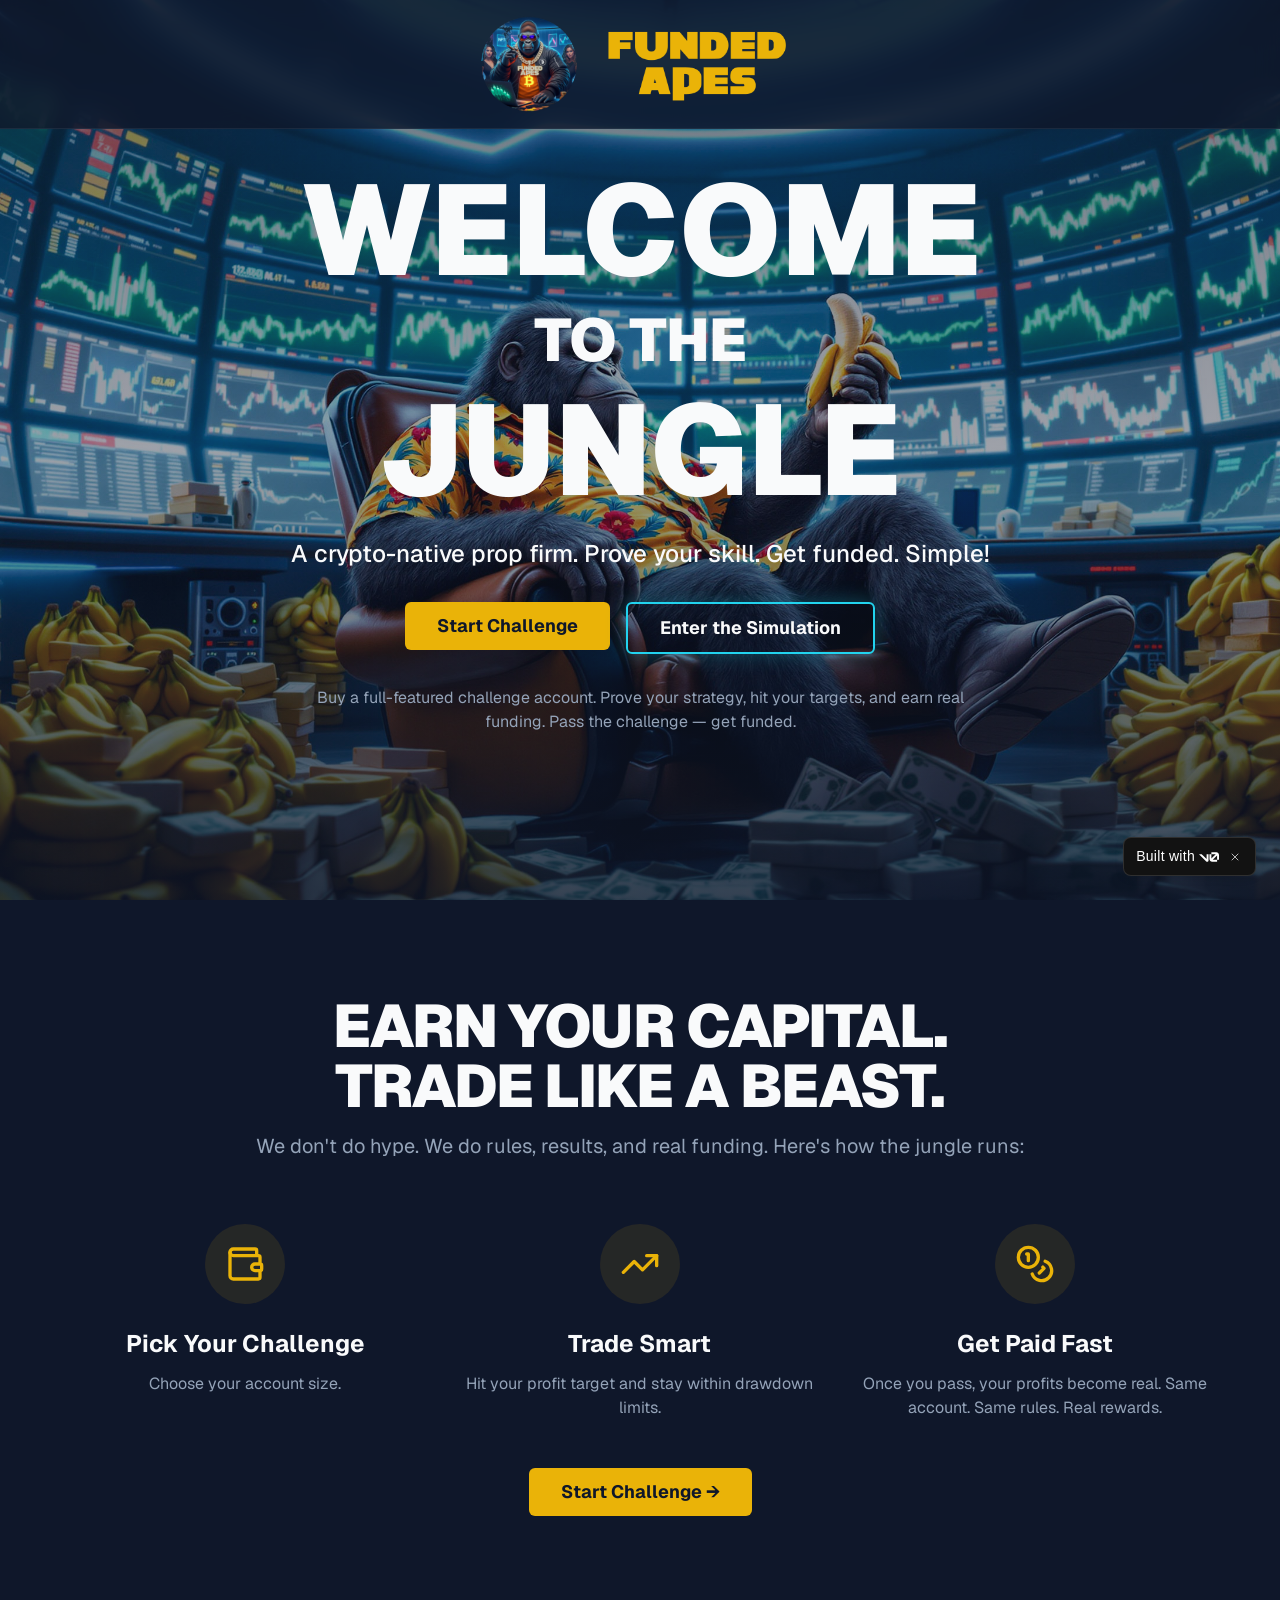
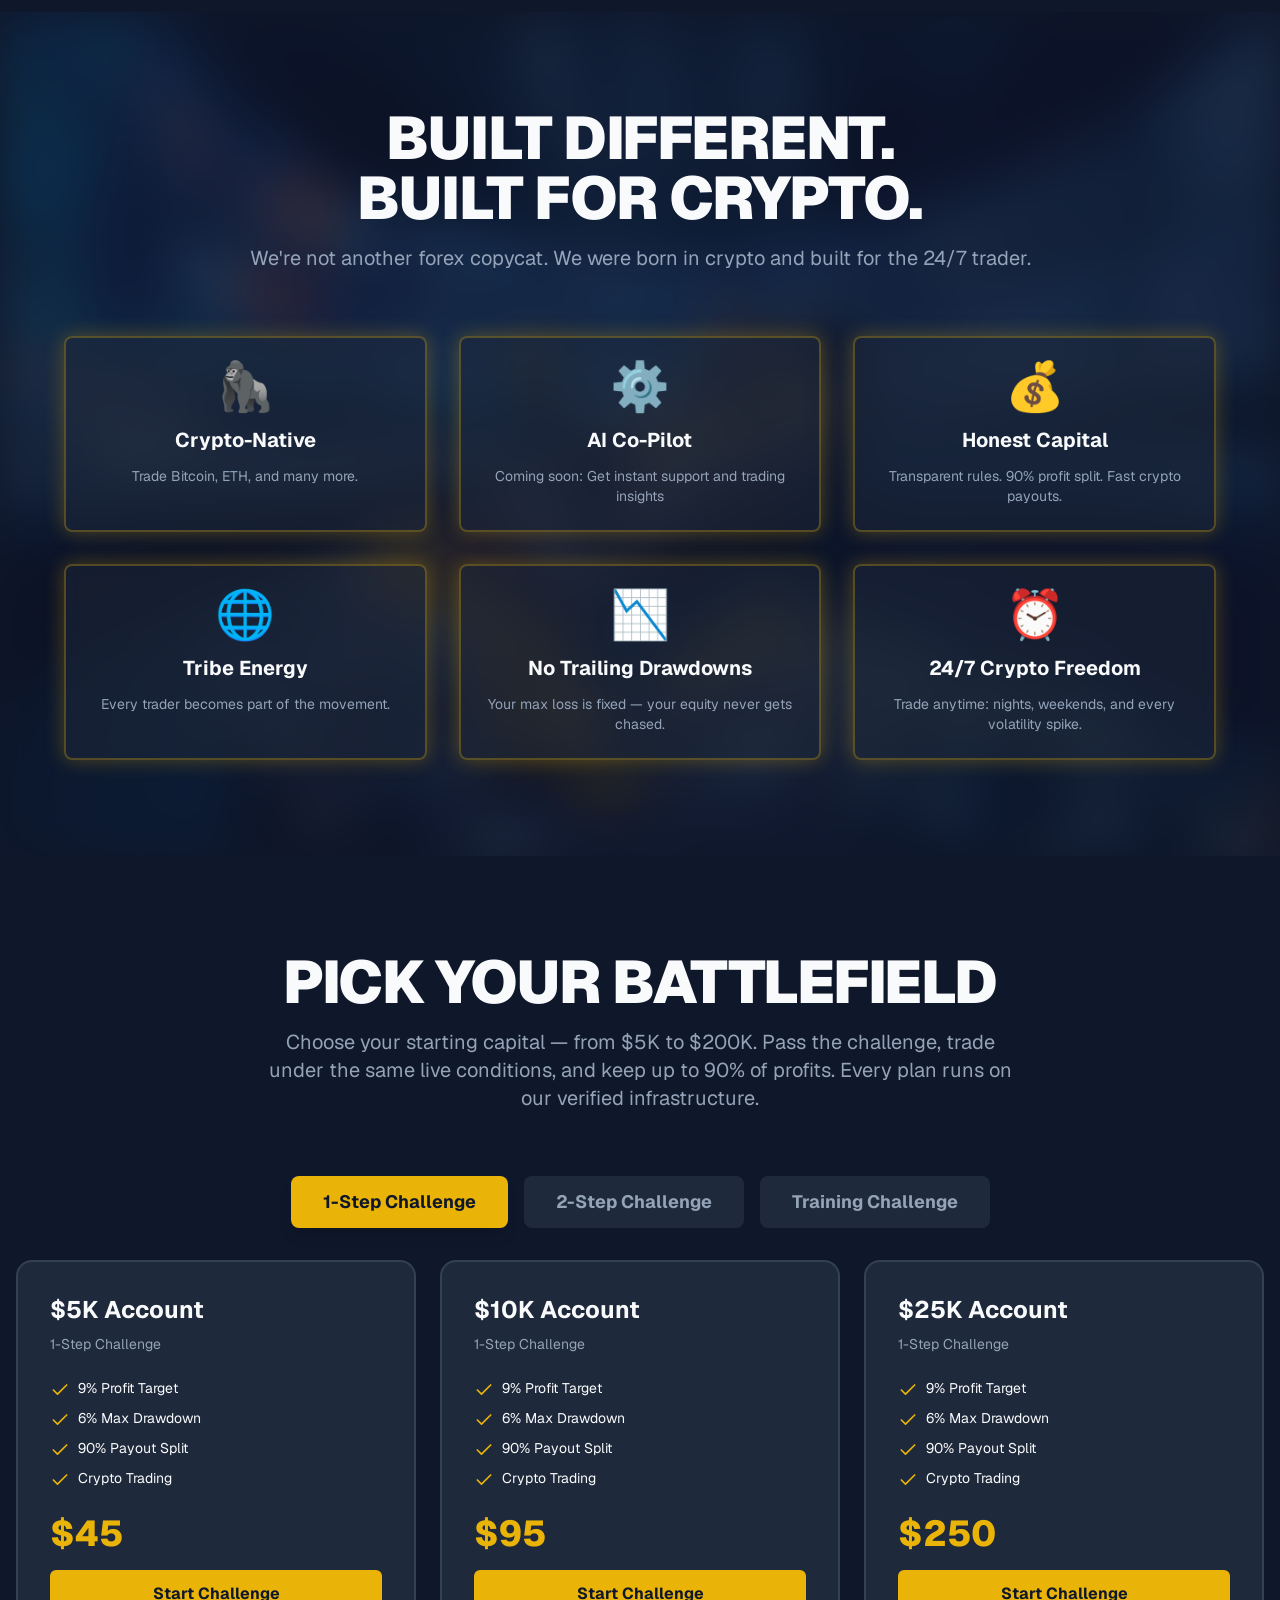
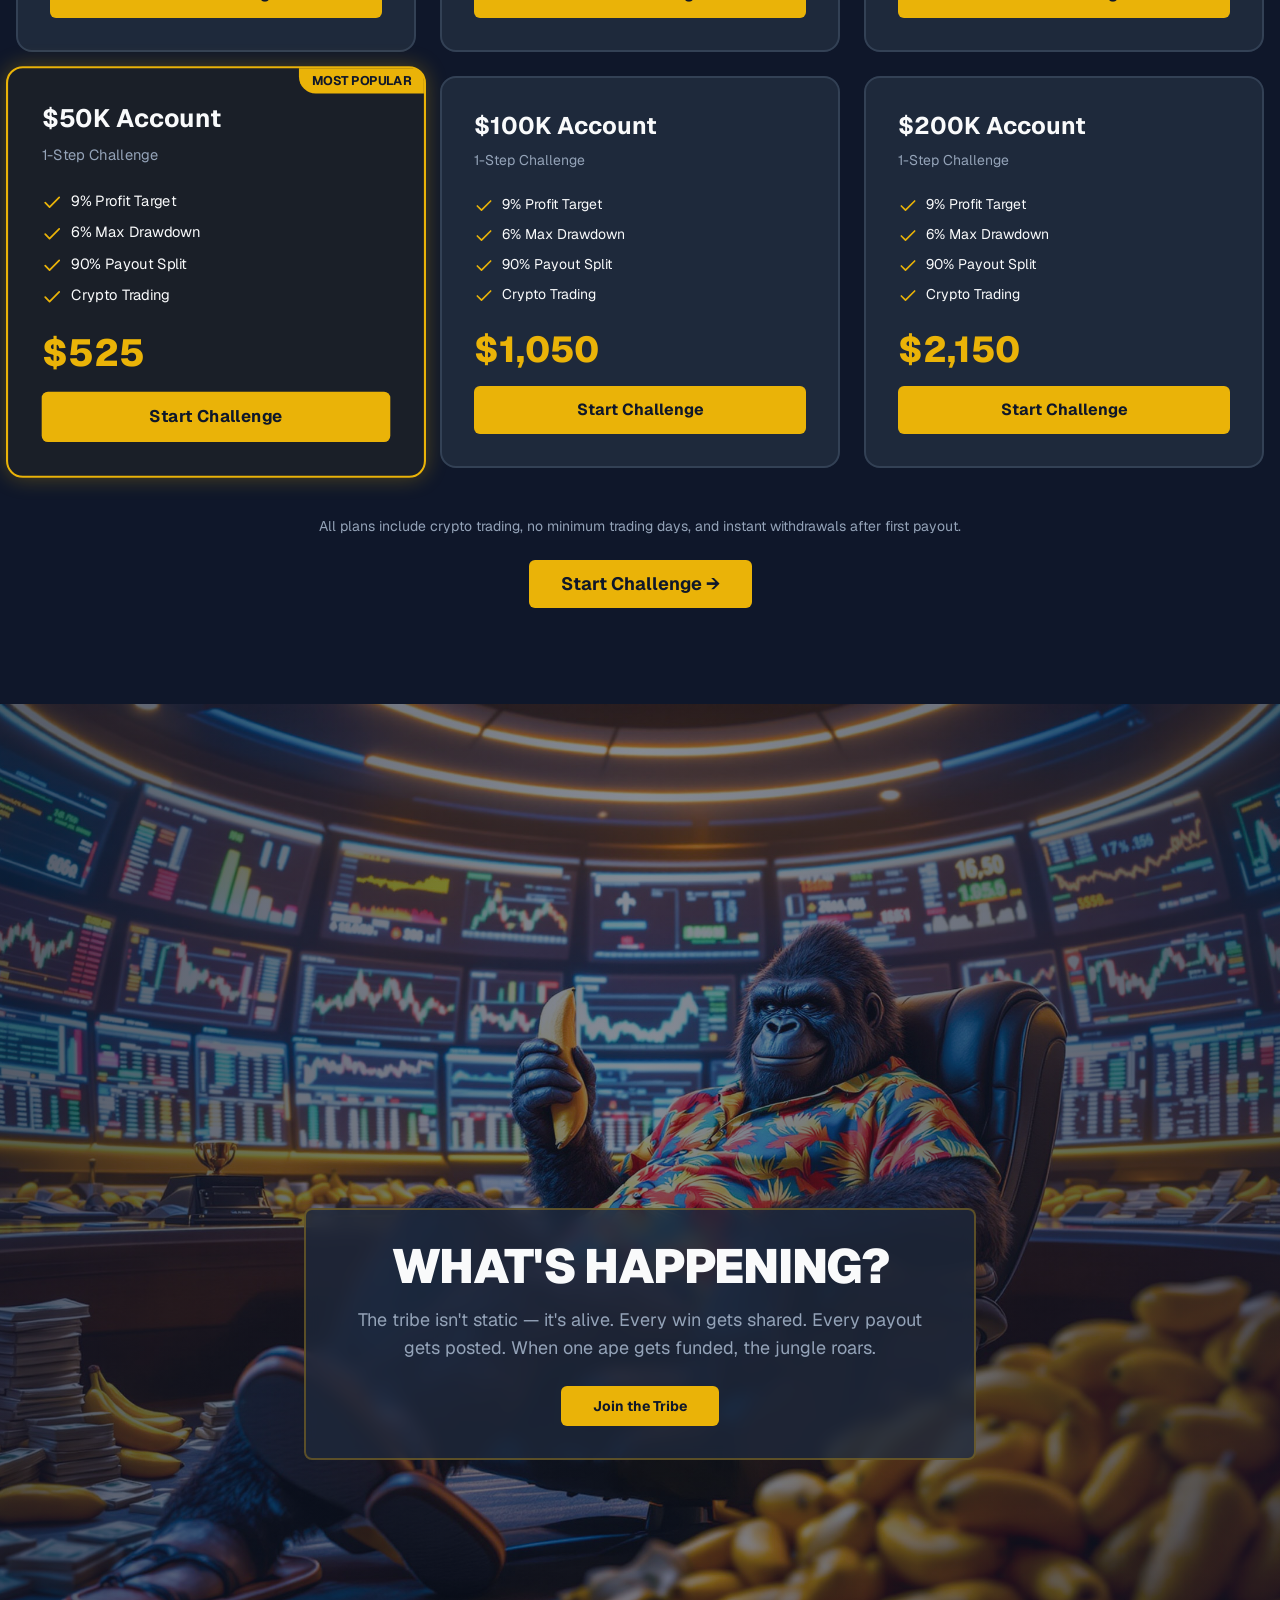
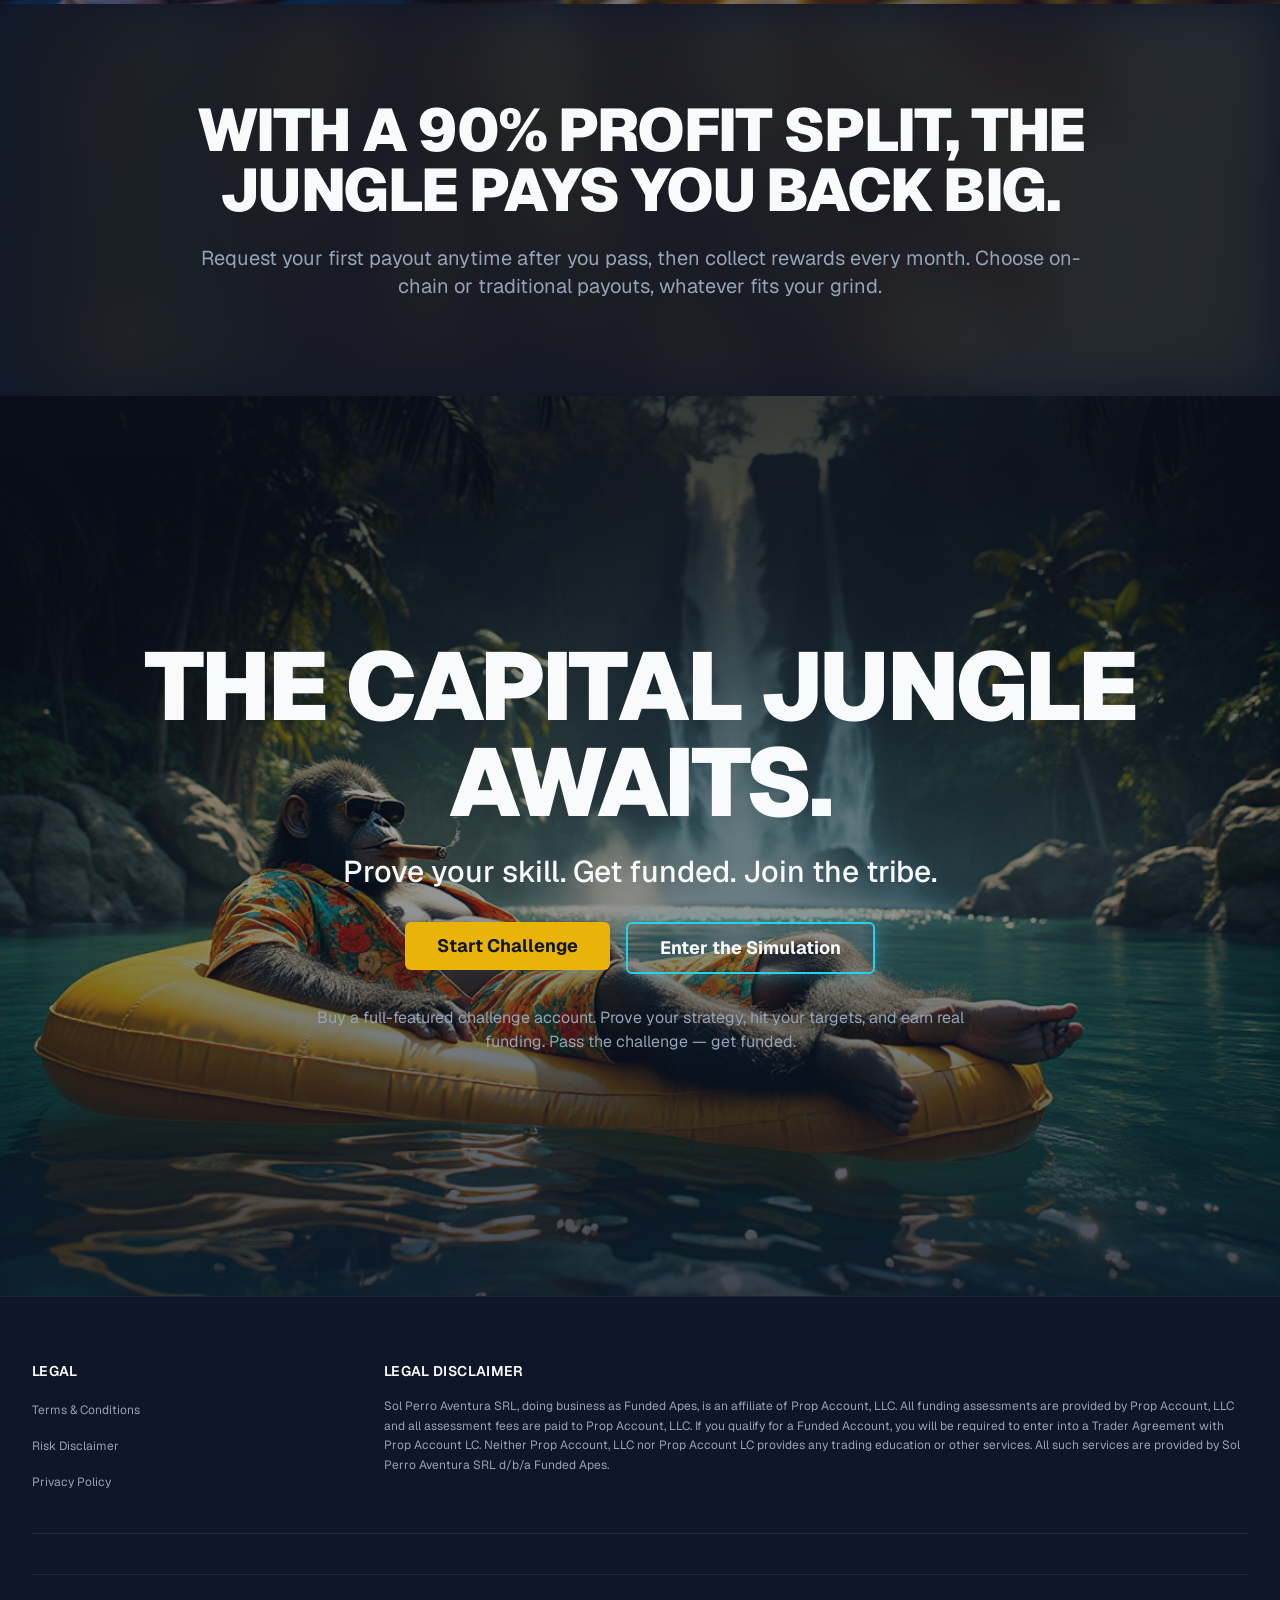
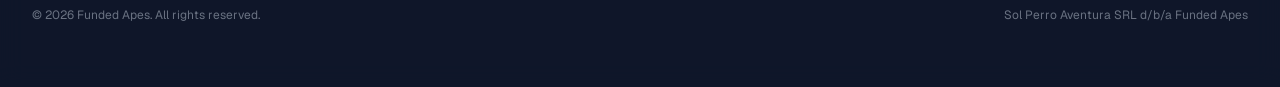
<file: index.html>
<!DOCTYPE html><!--TO6XK987aG4Ts2LsWi_51--><html lang="en" class="scroll-smooth"><head><meta charSet="utf-8"/><meta name="viewport" content="width=device-width, initial-scale=1"/><link rel="preload" href="_next/static/media/27834908180db20f-s.p.woff2" as="font" crossorigin="" type="font/woff2"/><link rel="preload" href="_next/static/media/78fec81b34c4a365.p.woff2" as="font" crossorigin="" type="font/woff2"/><link rel="preload" as="image" href="images/ape-logo.png"/><link rel="preload" as="image" href="images/logo-text.png"/><link rel="preload" as="image" href="images/hero-6.jpg"/><link rel="stylesheet" href="_next/static/css/9dae90f238ec9279.css" data-precedence="next"/><link rel="stylesheet" href="_next/static/css/71ae89f6d2a55019.css" data-precedence="next"/><link rel="preload" as="script" fetchPriority="low" href="_next/static/chunks/webpack-b4d47ee12ed3c93b.js"/><meta name="next-size-adjust" content=""/><title>Funded Apes - Crypto-Native Prop Trading</title><meta name="description" content="The first crypto-native prop firm. Prove your skill. Get funded. Trade Bitcoin, ETH, and more with up to $200K in capital."/><meta name="generator" content="v0.app"/><link rel="icon" href="favicon.ico" sizes="any"/><link rel="icon" href="favicon.svg" type="image/svg+xml"/><link rel="icon" href="favicon-96x96.png" sizes="96x96" type="image/png"/><link rel="apple-touch-icon" href="apple-touch-icon.png" sizes="180x180" type="image/png"/></head><body class="font-sans __variable_245d8d __variable_97c177 antialiased"><div hidden=""><!--$--></div><div><div id="v0-built-with-button-db73d264-9c11-4e1c-9614-638cfab6e6be" style="
border: 1px solid hsl(0deg 0% 100% / 12%);
position: fixed;
bottom: 24px;
right: 24px;
z-index: 1000;
background: #121212;
color: white;
padding: 8px 12px;
border-radius: 8px;
font-weight: 400;
font-size: 14px;
box-shadow: 0 2px 8px rgba(0,0,0,0.12);
letter-spacing: 0.02em;
transition: all 0.2s;
display: flex;
align-items: center;
gap: 4px;
font-family: -apple-system, BlinkMacSystemFont, 'Segoe UI', Roboto, sans-serif;
">
<a
  href="https://v0.app/chat/api/open/built-with-v0/b_cmSs5sruOpO?ref=Q06G68"
  target="_blank"
  rel="noopener"
  style="
    color: inherit;
    text-decoration: none;
    display: flex;
    align-items: center;
    gap: 4px;
  "
>
  Built with
  <svg
    fill="currentColor"
    viewBox="0 0 147 70"
    xmlns="http://www.w3.org/2000/svg"
    style="width: 20px; height: 20px;"
  >
    <path d="M56 50.2031V14H70V60.1562C70 65.5928 65.5928 70 60.1562 70C57.5605 70 54.9982 68.9992 53.1562 67.1573L0 14H19.7969L56 50.2031Z" />
    <path d="M147 56H133V23.9531L100.953 56H133V70H96.6875C85.8144 70 77 61.1856 77 50.3125V14H91V46.1562L123.156 14H91V0H127.312C138.186 0 147 8.81439 147 19.6875V56Z" />
  </svg>
</a>

<button
  onclick="document.getElementById('v0-built-with-button-db73d264-9c11-4e1c-9614-638cfab6e6be').style.display='none'"
  onmouseenter="this.style.opacity='1'"
  onmouseleave="this.style.opacity='0.7'"
  style="
    background: none;
    border: none;
    color: white;
    cursor: pointer;
    padding: 2px;
    margin-left: 4px;
    border-radius: 2px;
    display: flex;
    align-items: center;
    opacity: 0.7;
    transition: opacity 0.2s;
    transform: translateZ(0);
  "
  aria-label="Close"
>
  <svg width="12" height="12" viewBox="0 0 24 24" fill="none" stroke="currentColor" stroke-width="2" stroke-linecap="round" stroke-linejoin="round">
    <path d="M18 6L6 18M6 6l12 12"/>
  </svg>
</button>

<span style="
  position: absolute;
  width: 1px;
  height: 1px;
  padding: 0;
  margin: -1px;
  overflow: hidden;
  clip: rect(0, 0, 0, 0);
  white-space: nowrap;
">
  v0
</span>
</div></div><div ><main class="min-h-screen"><header class="fixed top-0 z-50 w-full border-b border-border/40 bg-background/80 backdrop-blur-md"><div class="container mx-auto flex h-24 items-center justify-center px-4 md:h-32"><div class="flex items-center gap-3 md:gap-4"><img alt="Funded Apes" width="180" height="180" decoding="async" data-nimg="1" class="h-16 w-16 rounded-full md:h-24 md:w-24" style="color:transparent" src="images/ape-logo.png"/><img alt="Funded Apes" width="200" height="80" decoding="async" data-nimg="1" class="h-10 w-auto md:h-24" style="color:transparent" src="images/logo-text.png"/></div></div></header><section class="relative h-screen w-full overflow-hidden"><div class="absolute inset-0"><img alt="Jungle Trading Floor" decoding="async" data-nimg="fill" class="object-cover parallax-bg" style="position:absolute;height:100%;width:100%;left:0;top:0;right:0;bottom:0;color:transparent" src="images/hero-6.jpg"/><div class="absolute inset-0 bg-gradient-to-b from-background/60 via-background/40 to-background/80"></div></div><div class="relative z-10 flex h-full flex-col items-center justify-center px-4 text-center"><h1 class="mb-6 flex flex-col items-center gap-2 md:gap-3 lg:gap-4 font-black uppercase tracking-tight text-foreground leading-none"><span class="text-6xl md:text-8xl lg:text-9xl">Welcome</span><span class="text-3xl md:text-5xl lg:text-6xl">to the</span><span class="text-6xl md:text-8xl lg:text-9xl">Jungle</span></h1><p class="mb-8 max-w-3xl text-xl font-medium text-foreground md:text-2xl">A crypto-native prop firm. Prove your skill. Get funded. Simple!</p><div class="flex flex-col gap-4 sm:flex-row"><a href="https://fundedapesdashboard.propaccount.com/en/challenges" target="_blank" rel="noopener noreferrer"><button data-slot="button" class="inline-flex items-center justify-center gap-2 whitespace-nowrap transition-all disabled:pointer-events-none disabled:opacity-50 [&amp;_svg]:pointer-events-none [&amp;_svg:not([class*=&#x27;size-&#x27;])]:size-4 shrink-0 [&amp;_svg]:shrink-0 outline-none focus-visible:border-ring focus-visible:ring-ring/50 focus-visible:ring-[3px] aria-invalid:ring-destructive/20 dark:aria-invalid:ring-destructive/40 aria-invalid:border-destructive h-10 rounded-md has-[&gt;svg]:px-4 bg-primary px-8 py-6 text-lg font-bold text-primary-foreground hover:bg-primary/90">Start Challenge</button></a><a href="priorityaccess.html"><button data-slot="button" class="inline-flex items-center justify-center gap-2 whitespace-nowrap transition-all disabled:pointer-events-none disabled:opacity-50 [&amp;_svg]:pointer-events-none [&amp;_svg:not([class*=&#x27;size-&#x27;])]:size-4 shrink-0 [&amp;_svg]:shrink-0 outline-none focus-visible:border-ring focus-visible:ring-ring/50 focus-visible:ring-[3px] aria-invalid:ring-destructive/20 dark:aria-invalid:ring-destructive/40 aria-invalid:border-destructive shadow-xs hover:text-accent-foreground dark:bg-input/30 dark:border-input dark:hover:bg-input/50 h-10 rounded-md has-[&gt;svg]:px-4 border-2 border-secondary px-8 py-6 text-lg font-bold text-foreground hover:bg-secondary/10 glow-cyan bg-transparent">Enter the Simulation</button></a></div><p class="mt-8 max-w-2xl text-sm text-muted-foreground transition-opacity duration-300 md:text-base">Buy a full-featured challenge account. Prove your strategy, hit your targets, and earn real funding. Pass the challenge — get funded.</p></div></section><section class="bg-background py-24 px-4"><div class="container mx-auto max-w-6xl"><div class="mb-16 text-center"><h2 class="mb-4 text-4xl font-black uppercase tracking-tight text-foreground md:text-6xl">Earn Your Capital.<br/>Trade Like a Beast.</h2><p class="text-lg text-muted-foreground md:text-xl">We don&#x27;t do hype. We do rules, results, and real funding. Here&#x27;s how the jungle runs:</p></div><div class="mb-12 grid gap-8 md:grid-cols-3"><div class="flex flex-col items-center text-center"><div class="mb-6 flex h-20 w-20 items-center justify-center rounded-full bg-primary/10"><svg xmlns="http://www.w3.org/2000/svg" width="24" height="24" viewBox="0 0 24 24" fill="none" stroke="currentColor" stroke-width="2" stroke-linecap="round" stroke-linejoin="round" class="lucide lucide-wallet h-10 w-10 text-primary"><path d="M19 7V4a1 1 0 0 0-1-1H5a2 2 0 0 0 0 4h15a1 1 0 0 1 1 1v4h-3a2 2 0 0 0 0 4h3a1 1 0 0 0 1-1v-2a1 1 0 0 0-1-1"></path><path d="M3 5v14a2 2 0 0 0 2 2h15a1 1 0 0 0 1-1v-4"></path></svg></div><h3 class="mb-3 text-2xl font-bold text-foreground">Pick Your Challenge</h3><p class="text-muted-foreground">Choose your account size.</p></div><div class="flex flex-col items-center text-center"><div class="mb-6 flex h-20 w-20 items-center justify-center rounded-full bg-primary/10"><svg xmlns="http://www.w3.org/2000/svg" width="24" height="24" viewBox="0 0 24 24" fill="none" stroke="currentColor" stroke-width="2" stroke-linecap="round" stroke-linejoin="round" class="lucide lucide-trending-up h-10 w-10 text-primary"><polyline points="22 7 13.5 15.5 8.5 10.5 2 17"></polyline><polyline points="16 7 22 7 22 13"></polyline></svg></div><h3 class="mb-3 text-2xl font-bold text-foreground">Trade Smart</h3><p class="text-muted-foreground">Hit your profit target and stay within drawdown limits.</p></div><div class="flex flex-col items-center text-center"><div class="mb-6 flex h-20 w-20 items-center justify-center rounded-full bg-primary/10"><svg xmlns="http://www.w3.org/2000/svg" width="24" height="24" viewBox="0 0 24 24" fill="none" stroke="currentColor" stroke-width="2" stroke-linecap="round" stroke-linejoin="round" class="lucide lucide-coins h-10 w-10 text-primary"><circle cx="8" cy="8" r="6"></circle><path d="M18.09 10.37A6 6 0 1 1 10.34 18"></path><path d="M7 6h1v4"></path><path d="m16.71 13.88.7.71-2.82 2.82"></path></svg></div><h3 class="mb-3 text-2xl font-bold text-foreground">Get Paid Fast</h3><p class="text-muted-foreground">Once you pass, your profits become real. Same account. Same rules. Real rewards.</p></div></div><div class="text-center"><a href="https://fundedapesdashboard.propaccount.com/en/challenges" target="_blank" rel="noopener noreferrer" data-slot="button" class="inline-flex items-center justify-center gap-2 whitespace-nowrap transition-all disabled:pointer-events-none disabled:opacity-50 [&amp;_svg]:pointer-events-none [&amp;_svg:not([class*=&#x27;size-&#x27;])]:size-4 shrink-0 [&amp;_svg]:shrink-0 outline-none focus-visible:border-ring focus-visible:ring-ring/50 focus-visible:ring-[3px] aria-invalid:ring-destructive/20 dark:aria-invalid:ring-destructive/40 aria-invalid:border-destructive h-10 rounded-md has-[&gt;svg]:px-4 bg-primary px-8 py-6 text-lg font-bold text-primary-foreground hover:bg-primary/90">Start Challenge →</a></div></div></section><section class="relative w-full overflow-hidden py-24 px-4"><div class="absolute inset-0"><img alt="High-tech trading environment" loading="lazy" decoding="async" data-nimg="fill" class="object-cover" style="position:absolute;height:100%;width:100%;left:0;top:0;right:0;bottom:0;color:transparent;filter:blur(25px)" src="images/hero-5.jpg"/><div class="absolute inset-0 bg-background/80"></div></div><div class="relative z-10 container mx-auto max-w-6xl"><div class="mb-16 text-center"><h2 class="mb-4 text-4xl font-black uppercase tracking-tight text-foreground md:text-6xl">Built Different.<br/>Built for Crypto.</h2><p class="text-lg text-muted-foreground md:text-xl">We&#x27;re not another forex copycat. We were born in crypto and built for the 24/7 trader.</p></div><div class="grid gap-8 md:grid-cols-2 lg:grid-cols-3"><div class="rounded-lg border-2 border-primary/30 bg-card/50 p-6 text-center backdrop-blur-sm transition-all hover:border-primary glow-gold"><div class="mb-4 text-5xl">🦍</div><h3 class="mb-3 text-xl font-bold text-foreground">Crypto-Native</h3><p class="text-sm text-muted-foreground">Trade Bitcoin, ETH, and many more.</p></div><div class="rounded-lg border-2 border-primary/30 bg-card/50 p-6 text-center backdrop-blur-sm transition-all hover:border-primary glow-gold"><div class="mb-4 text-5xl">⚙️</div><h3 class="mb-3 text-xl font-bold text-foreground">AI Co-Pilot</h3><p class="text-sm text-muted-foreground">Coming soon: Get instant support and trading insights</p></div><div class="rounded-lg border-2 border-primary/30 bg-card/50 p-6 text-center backdrop-blur-sm transition-all hover:border-primary glow-gold"><div class="mb-4 text-5xl">💰</div><h3 class="mb-3 text-xl font-bold text-foreground">Honest Capital</h3><p class="text-sm text-muted-foreground">Transparent rules. 90% profit split. Fast crypto payouts.</p></div><div class="rounded-lg border-2 border-primary/30 bg-card/50 p-6 text-center backdrop-blur-sm transition-all hover:border-primary glow-gold"><div class="mb-4 text-5xl">🌐</div><h3 class="mb-3 text-xl font-bold text-foreground">Tribe Energy</h3><p class="text-sm text-muted-foreground">Every trader becomes part of the movement.</p></div><div class="rounded-lg border-2 border-primary/30 bg-card/50 p-6 text-center backdrop-blur-sm transition-all hover:border-primary glow-gold"><div class="mb-4 text-5xl">📉</div><h3 class="mb-3 text-xl font-bold text-foreground">No Trailing Drawdowns</h3><p class="text-sm text-muted-foreground">Your max loss is fixed — your equity never gets chased.</p></div><div class="rounded-lg border-2 border-primary/30 bg-card/50 p-6 text-center backdrop-blur-sm transition-all hover:border-primary glow-gold"><div class="mb-4 text-5xl">⏰</div><h3 class="mb-3 text-xl font-bold text-foreground">24/7 Crypto Freedom</h3><p class="text-sm text-muted-foreground">Trade anytime: nights, weekends, and every volatility spike.</p></div></div></div></section><section class="bg-background py-24 px-4"><div class="container mx-auto max-w-7xl"><div class="mb-16 text-center"><h2 class="mb-4 text-4xl font-black uppercase tracking-tight text-foreground md:text-6xl">Pick Your Battlefield</h2><p class="mx-auto max-w-3xl text-lg text-muted-foreground md:text-xl">Choose your starting capital — from $5K to $200K. Pass the challenge, trade under the same live conditions, and keep up to 90% of profits. Every plan runs on our verified infrastructure.</p></div><div class="mb-8 flex justify-center gap-4 flex-wrap"><button id="tab-1-step" onclick="fa_setTab('1-step')" class="rounded-lg px-8 py-3 text-lg font-bold transition-all bg-primary text-primary-foreground shadow-lg">1-Step Challenge</button><button id="tab-2-step" onclick="fa_setTab('2-step')" class="rounded-lg px-8 py-3 text-lg font-bold transition-all bg-card text-muted-foreground hover:bg-card/80">2-Step Challenge</button><button id="tab-training" onclick="fa_setTab('training')" class="rounded-lg px-8 py-3 text-lg font-bold transition-all bg-card text-muted-foreground hover:bg-card/80">Training Challenge</button></div><div id="plans-grid" class="mb-12 grid gap-6 sm:grid-cols-2 lg:grid-cols-3"></div><div class="text-center"><p class="mb-6 text-sm text-muted-foreground">All plans include crypto trading, no minimum trading days, and instant withdrawals after first payout.</p><a href="https://fundedapesdashboard.propaccount.com/en/challenges" target="_blank" rel="noopener noreferrer" data-slot="button" class="inline-flex items-center justify-center gap-2 whitespace-nowrap transition-all disabled:pointer-events-none disabled:opacity-50 [&amp;_svg]:pointer-events-none [&amp;_svg:not([class*=&#x27;size-&#x27;])]:size-4 shrink-0 [&amp;_svg]:shrink-0 outline-none focus-visible:border-ring focus-visible:ring-ring/50 focus-visible:ring-[3px] aria-invalid:ring-destructive/20 dark:aria-invalid:ring-destructive/40 aria-invalid:border-destructive h-10 rounded-md has-[&gt;svg]:px-4 px-8 py-6 text-lg font-bold bg-primary text-primary-foreground hover:bg-primary/90">Start Challenge →</a></div></div></section><section class="relative w-full overflow-hidden h-screen py-36 px-4 flex items-end"><div class="absolute inset-0"><img alt="Trading arena" loading="lazy" decoding="async" data-nimg="fill" class="object-cover" style="position:absolute;height:100%;width:100%;left:0;top:0;right:0;bottom:0;color:transparent" src="images/hero-7.jpg"/><div class="absolute inset-0 bg-gradient-to-r from-background/70 via-background/50 to-background/70"></div></div><div class="relative z-10 container mx-auto max-w-6xl"><div class="mx-auto max-w-2xl text-center"><div class="rounded-lg border-2 border-primary/30 bg-card/80 p-8 backdrop-blur-sm"><h2 class="mb-4 text-3xl font-black uppercase tracking-tight text-foreground md:text-5xl">What&#x27;s Happening?</h2><p class="mb-6 text-lg text-muted-foreground">The tribe isn&#x27;t static — it&#x27;s alive. Every win gets shared. Every payout gets posted. When one ape gets funded, the jungle roars.</p><a href="https://discord.gg/Qv4sJwnj" target="_blank" rel="noopener noreferrer" data-slot="button" class="inline-flex items-center justify-center gap-2 whitespace-nowrap text-sm transition-all disabled:pointer-events-none disabled:opacity-50 [&amp;_svg]:pointer-events-none [&amp;_svg:not([class*=&#x27;size-&#x27;])]:size-4 shrink-0 [&amp;_svg]:shrink-0 outline-none focus-visible:border-ring focus-visible:ring-ring/50 focus-visible:ring-[3px] aria-invalid:ring-destructive/20 dark:aria-invalid:ring-destructive/40 aria-invalid:border-destructive h-10 rounded-md has-[&gt;svg]:px-4 bg-primary px-8 py-4 font-bold text-primary-foreground hover:bg-primary/90">Join the Tribe</a></div></div></div></section><section class="relative w-full overflow-hidden py-24 px-4"><div class="absolute inset-0"><img alt="Golden bananas" loading="lazy" decoding="async" data-nimg="fill" class="object-cover" style="position:absolute;height:100%;width:100%;left:0;top:0;right:0;bottom:0;color:transparent;filter:blur(30px)" src="images/golden-bananas.jpg"/><div class="absolute inset-0 bg-background/90"></div></div><div class="relative z-10 container mx-auto max-w-4xl text-center"><h3 class="mb-6 text-4xl font-black uppercase tracking-tight text-foreground md:text-6xl">With a 90% profit split, the jungle pays you back big.</h3><p class="text-lg text-muted-foreground md:text-xl">Request your first payout anytime after you pass, then collect rewards every month. Choose on-chain or traditional payouts, whatever fits your grind.</p></div></section><section class="relative h-screen w-full overflow-hidden"><div class="absolute inset-0"><img alt="Paradise awaits" loading="lazy" decoding="async" data-nimg="fill" class="object-cover zoom-bg" style="position:absolute;height:100%;width:100%;left:0;top:0;right:0;bottom:0;color:transparent" src="images/final-cta.jpg"/><div class="absolute inset-0 bg-gradient-to-t from-background/80 via-background/40 to-background/60"></div></div><div class="relative z-10 flex h-full flex-col items-center justify-center px-4 text-center"><h2 class="mb-6 text-5xl font-black uppercase tracking-tight text-foreground md:text-7xl lg:text-8xl">The Capital Jungle Awaits.</h2><p class="mb-8 text-2xl font-medium text-foreground md:text-3xl">Prove your skill. Get funded. Join the tribe.</p><div class="flex flex-col gap-4 sm:flex-row"><a href="https://fundedapesdashboard.propaccount.com/en/challenges" target="_blank" rel="noopener noreferrer"><button data-slot="button" class="inline-flex items-center justify-center gap-2 whitespace-nowrap transition-all disabled:pointer-events-none disabled:opacity-50 [&amp;_svg]:pointer-events-none [&amp;_svg:not([class*=&#x27;size-&#x27;])]:size-4 shrink-0 [&amp;_svg]:shrink-0 outline-none focus-visible:border-ring focus-visible:ring-ring/50 focus-visible:ring-[3px] aria-invalid:ring-destructive/20 dark:aria-invalid:ring-destructive/40 aria-invalid:border-destructive h-10 rounded-md has-[&gt;svg]:px-4 bg-primary px-8 py-6 text-lg font-bold text-primary-foreground hover:bg-primary/90">Start Challenge</button></a><a href="priorityaccess.html"><button data-slot="button" class="inline-flex items-center justify-center gap-2 whitespace-nowrap transition-all disabled:pointer-events-none disabled:opacity-50 [&amp;_svg]:pointer-events-none [&amp;_svg:not([class*=&#x27;size-&#x27;])]:size-4 shrink-0 [&amp;_svg]:shrink-0 outline-none focus-visible:border-ring focus-visible:ring-ring/50 focus-visible:ring-[3px] aria-invalid:ring-destructive/20 dark:aria-invalid:ring-destructive/40 aria-invalid:border-destructive shadow-xs hover:text-accent-foreground dark:bg-input/30 dark:border-input dark:hover:bg-input/50 h-10 rounded-md has-[&gt;svg]:px-4 border-2 border-secondary px-8 py-6 text-lg font-bold text-foreground hover:bg-secondary/10 glow-cyan bg-transparent">Enter the Simulation</button></a></div><p class="mt-8 max-w-2xl text-sm text-muted-foreground transition-opacity duration-300 md:text-base">Buy a full-featured challenge account. Prove your strategy, hit your targets, and earn real funding. Pass the challenge — get funded.</p></div></section></main><!--$--><footer class="bg-background/80 backdrop-blur-md text-gray-300 border-t border-border/40"><div class="max-w-7xl mx-auto px-4 sm:px-6 lg:px-8 py-12 md:py-16"><div class="flex flex-col lg:flex-row gap-8 lg:gap-12 mb-10 pb-10 border-b border-slate-800"><div class="lg:w-1/4"><h4 class="text-sm font-semibold text-white mb-4 uppercase tracking-wide">Legal</h4><ul class="space-y-3"><li><a href="terms.html" class="text-xs text-gray-400 hover:text-yellow-400 transition-colors duration-200">Terms &amp; Conditions</a></li><li><a href="risk-disclaimer.html" class="text-xs text-gray-400 hover:text-yellow-400 transition-colors duration-200">Risk Disclaimer</a></li><li><a href="privacy-policy.html" class="text-xs text-gray-400 hover:text-yellow-400 transition-colors duration-200">Privacy Policy</a></li></ul></div><div class="lg:flex-1"><h3 class="text-sm font-semibold text-white mb-4 uppercase tracking-wide">Legal Disclaimer</h3><p class="text-xs leading-relaxed text-gray-400">Sol Perro Aventura SRL, doing business as Funded Apes, is an affiliate of Prop Account, LLC. All funding assessments are provided by Prop Account, LLC and all assessment fees are paid to Prop Account, LLC. If you qualify for a Funded Account, you will be required to enter into a Trader Agreement with Prop Account LC. Neither Prop Account, LLC nor Prop Account LC provides any trading education or other services. All such services are provided by Sol Perro Aventura SRL d/b/a Funded Apes.</p></div></div><div class="pt-8 border-t border-border/40 flex flex-col sm:flex-row justify-between items-center gap-4"><p class="text-xs text-gray-500">© <!-- -->2026<!-- --> Funded Apes. All rights reserved.</p><p class="text-xs text-gray-500">Sol Perro Aventura SRL d/b/a Funded Apes</p></div></div></footer></div><script defer src="https://static.cloudflareinsights.com/beacon.min.js/v4513226cdae34746b4dedf0b4dfa099e1781791509496" integrity="sha512-ZE9pZaUXND66v380QUtch/5sE9tPFh2zg45pR2PB0CVkCtOREv2AJKkSidISWkysEuQ0EH8faUU5du78bx87UQ==" data-cf-beacon='{"version":"2024.11.0","token":"5a7ceb7a774b41f199e2a9f5cd1af84b","r":1,"server_timing":{"name":{"cfCacheStatus":true,"cfEdge":true,"cfExtPri":true,"cfL4":true,"cfOrigin":true,"cfSpeedBrain":true},"location_startswith":null}}' crossorigin="anonymous"></script>
<script>
(function(){
  var faOneStep = [
    {accountSize:5000,price:45,profitTarget:"9%",maxDrawdown:"6%",payoutSplit:"90%",url:"https://fundedapesdashboard.propaccount.com/challenges?planid=87"},
    {accountSize:10000,price:95,profitTarget:"9%",maxDrawdown:"6%",payoutSplit:"90%",url:"https://fundedapesdashboard.propaccount.com/challenges?planid=88"},
    {accountSize:25000,price:250,profitTarget:"9%",maxDrawdown:"6%",payoutSplit:"90%",url:"https://fundedapesdashboard.propaccount.com/challenges?planid=89"},
    {accountSize:50000,price:525,profitTarget:"9%",maxDrawdown:"6%",payoutSplit:"90%",url:"https://fundedapesdashboard.propaccount.com/challenges?planid=90"},
    {accountSize:100000,price:1050,profitTarget:"9%",maxDrawdown:"6%",payoutSplit:"90%",url:"https://fundedapesdashboard.propaccount.com/challenges?planid=91"},
    {accountSize:200000,price:2150,profitTarget:"9%",maxDrawdown:"6%",payoutSplit:"90%",url:"https://fundedapesdashboard.propaccount.com/challenges?planid=92"}
  ];
  var faTwoStep = [
    {accountSize:5000,price:35,step1Target:"6%",step2Target:"9%",maxDrawdown:"9%",payoutSplit:"90%",url:"https://fundedapesdashboard.propaccount.com/challenges?planid=105"},
    {accountSize:10000,price:80,step1Target:"6%",step2Target:"9%",maxDrawdown:"9%",payoutSplit:"90%",url:"https://fundedapesdashboard.propaccount.com/challenges?planid=106"},
    {accountSize:25000,price:210,step1Target:"6%",step2Target:"9%",maxDrawdown:"9%",payoutSplit:"90%",url:"https://fundedapesdashboard.propaccount.com/challenges?planid=107"},
    {accountSize:50000,price:430,step1Target:"6%",step2Target:"9%",maxDrawdown:"9%",payoutSplit:"90%",url:"https://fundedapesdashboard.propaccount.com/challenges?planid=108"},
    {accountSize:100000,price:900,step1Target:"6%",step2Target:"9%",maxDrawdown:"9%",payoutSplit:"90%",url:"https://fundedapesdashboard.propaccount.com/challenges?planid=109"},
    {accountSize:200000,price:2000,step1Target:"6%",step2Target:"9%",maxDrawdown:"9%",payoutSplit:"90%",url:"https://fundedapesdashboard.propaccount.com/challenges?planid=110"}
  ];
  var faTraining = [
    {accountSize:5000,price:20,profitTarget:"9%",maxDrawdown:"6%",payoutSplit:"90%",url:"priorityaccess.html"},
    {accountSize:10000,price:20,profitTarget:"9%",maxDrawdown:"6%",payoutSplit:"90%",url:"priorityaccess.html"},
    {accountSize:25000,price:20,profitTarget:"9%",maxDrawdown:"6%",payoutSplit:"90%",url:"priorityaccess.html"},
    {accountSize:50000,price:20,profitTarget:"9%",maxDrawdown:"6%",payoutSplit:"90%",url:"priorityaccess.html"},
    {accountSize:100000,price:20,profitTarget:"9%",maxDrawdown:"6%",payoutSplit:"90%",url:"priorityaccess.html"},
    {accountSize:200000,price:20,profitTarget:"9%",maxDrawdown:"6%",payoutSplit:"90%",url:"priorityaccess.html"}
  ];

  function fmtK(n){ return n>=1000 ? "$"+(n/1000)+"K" : "$"+n; }
  function fmtPrice(n){ return "$"+n.toLocaleString(); }

  function checkIcon(colorClass){
    return '<svg xmlns="http://www.w3.org/2000/svg" width="24" height="24" viewBox="0 0 24 24" fill="none" stroke="currentColor" stroke-width="2" stroke-linecap="round" stroke-linejoin="round" class="lucide lucide-check mt-0.5 h-5 w-5 flex-shrink-0 '+colorClass+'"><path d="M20 6 9 17l-5-5"></path></svg>';
  }

  function renderOneStep(){
    return faOneStep.map(function(p){
      var popular = p.accountSize === 50000;
      return '<div class="relative rounded-2xl border-2 p-8 transition-all '+(popular?'border-primary bg-primary/5 glow-gold scale-105':'border-border bg-card hover:border-primary/50')+'">'
        + (popular ? '<div class="absolute top-0 right-0 rounded-bl-2xl rounded-tr-xl bg-primary px-3 py-1 text-xs font-bold text-primary-foreground">MOST POPULAR</div>' : '')
        + '<div class="mb-6"><h3 class="mb-2 text-2xl font-bold text-foreground">'+fmtK(p.accountSize)+' Account</h3><p class="text-sm text-muted-foreground">1-Step Challenge</p></div>'
        + '<ul class="mb-6 space-y-2 text-left">'
        + '<li class="flex items-start gap-2 text-sm text-foreground">'+checkIcon('text-primary')+'<span>'+p.profitTarget+' Profit Target</span></li>'
        + '<li class="flex items-start gap-2 text-sm text-foreground">'+checkIcon('text-primary')+'<span>'+p.maxDrawdown+' Max Drawdown</span></li>'
        + '<li class="flex items-start gap-2 text-sm text-foreground">'+checkIcon('text-primary')+'<span>'+p.payoutSplit+' Payout Split</span></li>'
        + '<li class="flex items-start gap-2 text-sm text-foreground">'+checkIcon('text-primary')+'<span>Crypto Trading</span></li>'
        + '</ul>'
        + '<div class="mb-4 text-4xl font-extrabold text-primary">'+fmtPrice(p.price)+'</div>'
        + '<a href="'+p.url+'" target="_blank" rel="noopener noreferrer" data-slot="button" class="inline-flex items-center justify-center gap-2 whitespace-nowrap rounded-md transition-all h-9 px-4 w-full bg-primary py-6 text-base font-bold text-primary-foreground hover:bg-primary/90">Start Challenge</a>'
        + '</div>';
    }).join('');
  }

  function renderTwoStep(){
    var bestIdx = 0, bestRatio = Infinity;
    faTwoStep.forEach(function(p,idx){
      var ratio = p.price/(p.accountSize/1000);
      if(ratio < bestRatio){ bestRatio = ratio; bestIdx = idx; }
    });
    return faTwoStep.map(function(p, idx){
      var best = idx === bestIdx;
      return '<div class="relative rounded-2xl border-2 p-8 transition-all '+(best?'border-cyan-500 bg-cyan-500/5 scale-105':'border-border bg-card hover:border-cyan-500/50')+'">'
        + (best ? '<div class="absolute top-0 right-0 rounded-bl-2xl rounded-tr-xl bg-cyan-500 px-3 py-1 text-xs font-bold text-black">BEST VALUE</div>' : '')
        + '<div class="mb-6"><h3 class="mb-2 text-2xl font-bold text-foreground">'+fmtK(p.accountSize)+' Account</h3><p class="text-sm text-muted-foreground">2-Step Challenge</p></div>'
        + '<ul class="mb-6 space-y-2 text-left">'
        + '<li class="flex items-start gap-2 text-sm text-foreground">'+checkIcon('text-cyan-500')+'<span>Step 1 Target: '+p.step1Target+'</span></li>'
        + '<li class="flex items-start gap-2 text-sm text-foreground">'+checkIcon('text-cyan-500')+'<span>Step 2 Target: '+p.step2Target+'</span></li>'
        + '<li class="flex items-start gap-2 text-sm text-foreground">'+checkIcon('text-cyan-500')+'<span>'+p.payoutSplit+' Payout Split</span></li>'
        + '<li class="flex items-start gap-2 text-sm text-foreground"><span class="mt-0.5 text-cyan-500">\uD83D\uDEE1\uFE0F</span><span>Max DD: '+p.maxDrawdown+'</span></li>'
        + '<li class="flex items-start gap-2 text-sm text-foreground">'+checkIcon('text-cyan-500')+'<span>Crypto Trading</span></li>'
        + '</ul>'
        + '<div class="mb-4 text-4xl font-extrabold text-cyan-500">'+fmtPrice(p.price)+'</div>'
        + '<a href="'+p.url+'" target="_blank" rel="noopener noreferrer" data-slot="button" class="inline-flex items-center justify-center gap-2 whitespace-nowrap rounded-md transition-all h-9 px-4 w-full bg-cyan-500 py-6 text-base font-bold text-black hover:bg-cyan-400">Start Challenge</a>'
        + '</div>';
    }).join('');
  }

  function renderTraining(){
    return faTraining.map(function(p){
      return '<div class="relative rounded-2xl border-2 p-8 transition-all border-purple-500/50 bg-card hover:border-purple-500">'
        + '<div class="mb-6"><h3 class="mb-2 text-2xl font-bold text-foreground">'+fmtK(p.accountSize)+' Account</h3><p class="text-sm text-muted-foreground">Training Challenge</p></div>'
        + '<ul class="mb-6 space-y-2 text-left">'
        + '<li class="flex items-start gap-2 text-sm text-foreground">'+checkIcon('text-purple-500')+'<span>'+p.profitTarget+' Profit Target</span></li>'
        + '<li class="flex items-start gap-2 text-sm text-foreground">'+checkIcon('text-purple-500')+'<span>'+p.maxDrawdown+' Max Drawdown</span></li>'
        + '<li class="flex items-start gap-2 text-sm text-foreground">'+checkIcon('text-purple-500')+'<span>90-Day Active Period</span></li>'
        + '<li class="flex items-start gap-2 text-sm text-foreground">'+checkIcon('text-purple-500')+'<span>Crypto Trading</span></li>'
        + '<li class="flex items-start gap-2 text-sm text-orange-400"><span>\u26A0\uFE0F</span><span>No Graduation to Funded</span></li>'
        + '</ul>'
        + '<div class="mb-4 text-4xl font-extrabold text-purple-500">'+fmtPrice(p.price)+'</div>'
        + '<a href="'+p.url+'" target="_blank" rel="noopener noreferrer" data-slot="button" class="inline-flex items-center justify-center gap-2 whitespace-nowrap rounded-md transition-all h-9 px-4 w-full bg-purple-500 py-6 text-base font-bold text-white hover:bg-purple-600">Start Challenge</a>'
        + '</div>';
    }).join('');
  }

  window.fa_setTab = function(tab){
    var grid = document.getElementById('plans-grid');
    var btns = {
      '1-step': document.getElementById('tab-1-step'),
      '2-step': document.getElementById('tab-2-step'),
      'training': document.getElementById('tab-training')
    };
    var activeClasses = {
      '1-step': 'rounded-lg px-8 py-3 text-lg font-bold transition-all bg-primary text-primary-foreground shadow-lg',
      '2-step': 'rounded-lg px-8 py-3 text-lg font-bold transition-all bg-cyan-500 text-black shadow-lg',
      'training': 'rounded-lg px-8 py-3 text-lg font-bold transition-all bg-purple-500 text-white shadow-lg'
    };
    var inactiveClass = 'rounded-lg px-8 py-3 text-lg font-bold transition-all bg-card text-muted-foreground hover:bg-card/80';

    Object.keys(btns).forEach(function(key){
      btns[key].className = (key === tab) ? activeClasses[key] : inactiveClass;
    });

    if(tab === '1-step') grid.innerHTML = renderOneStep();
    else if(tab === '2-step') grid.innerHTML = renderTwoStep();
    else if(tab === 'training') grid.innerHTML = renderTraining();
  };

  document.addEventListener('DOMContentLoaded', function(){
    fa_setTab('1-step');
  });
})();
</script>
</body></html>
</file>
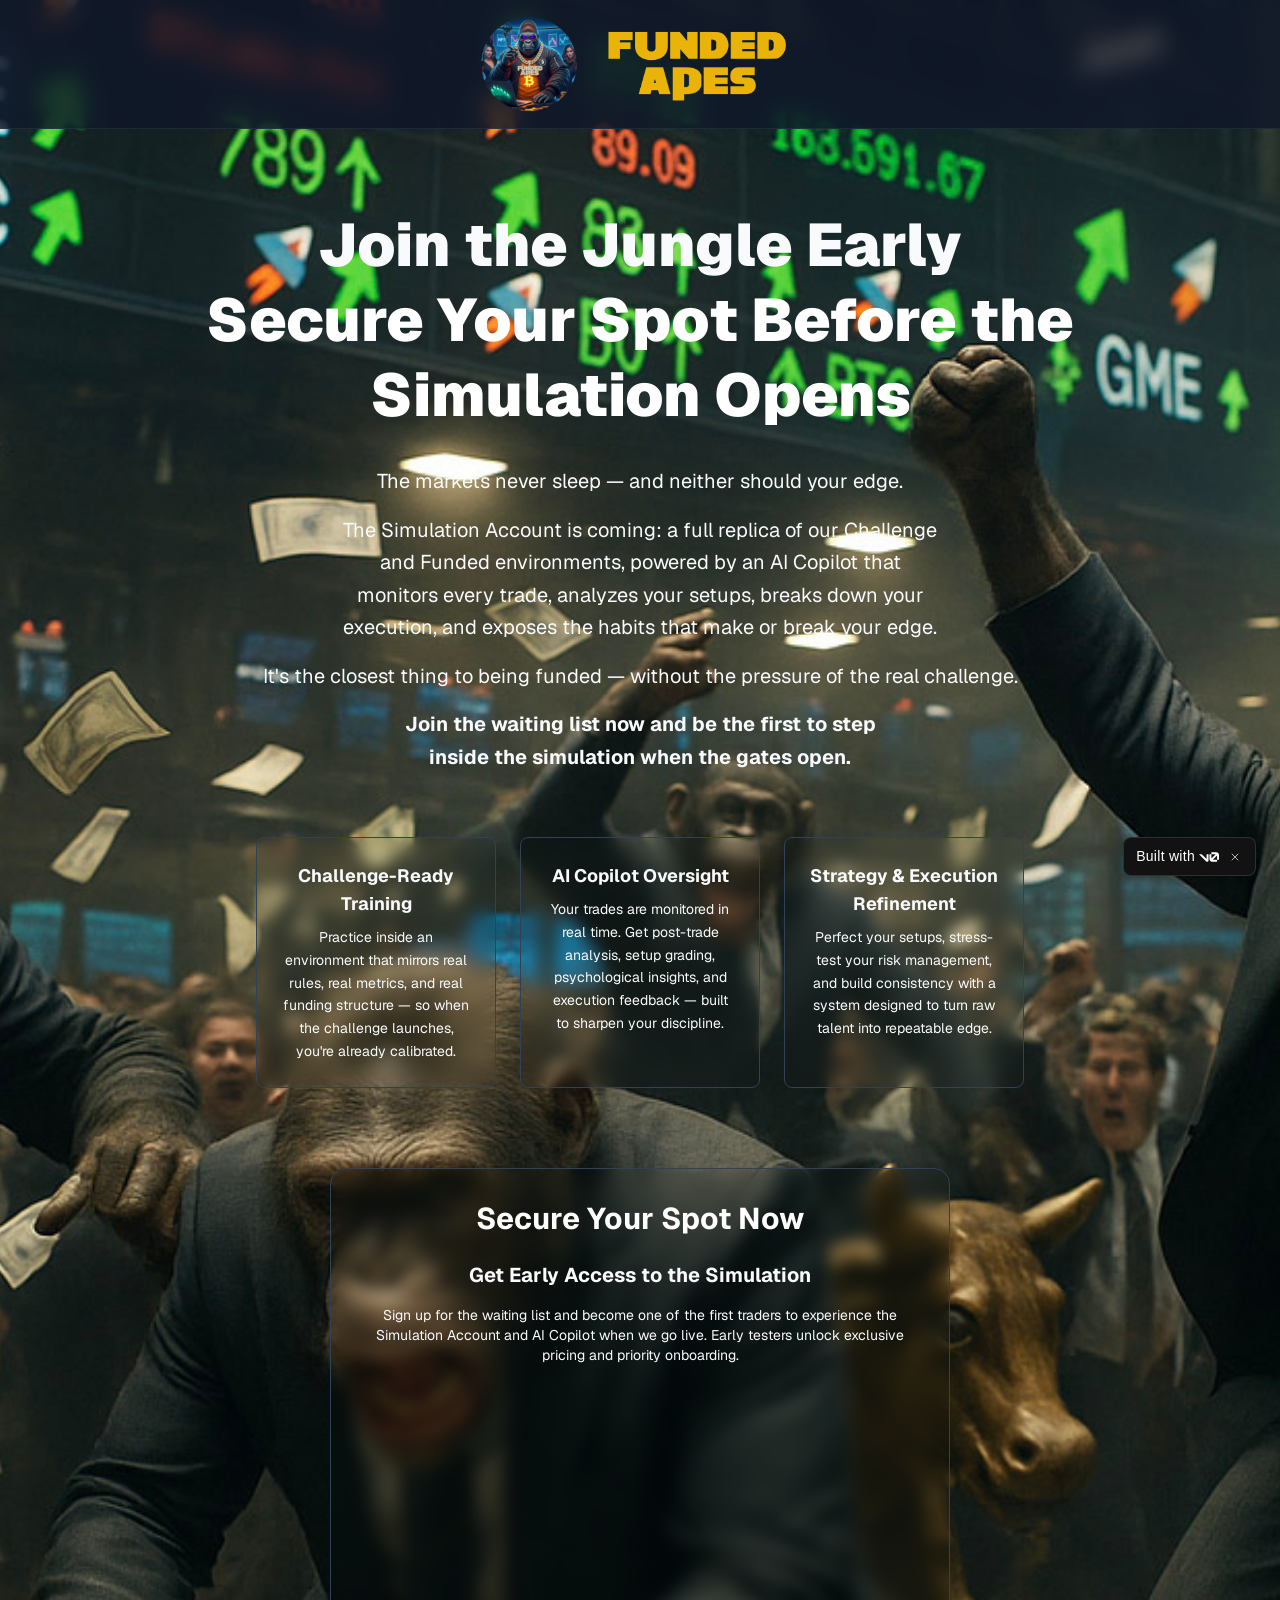
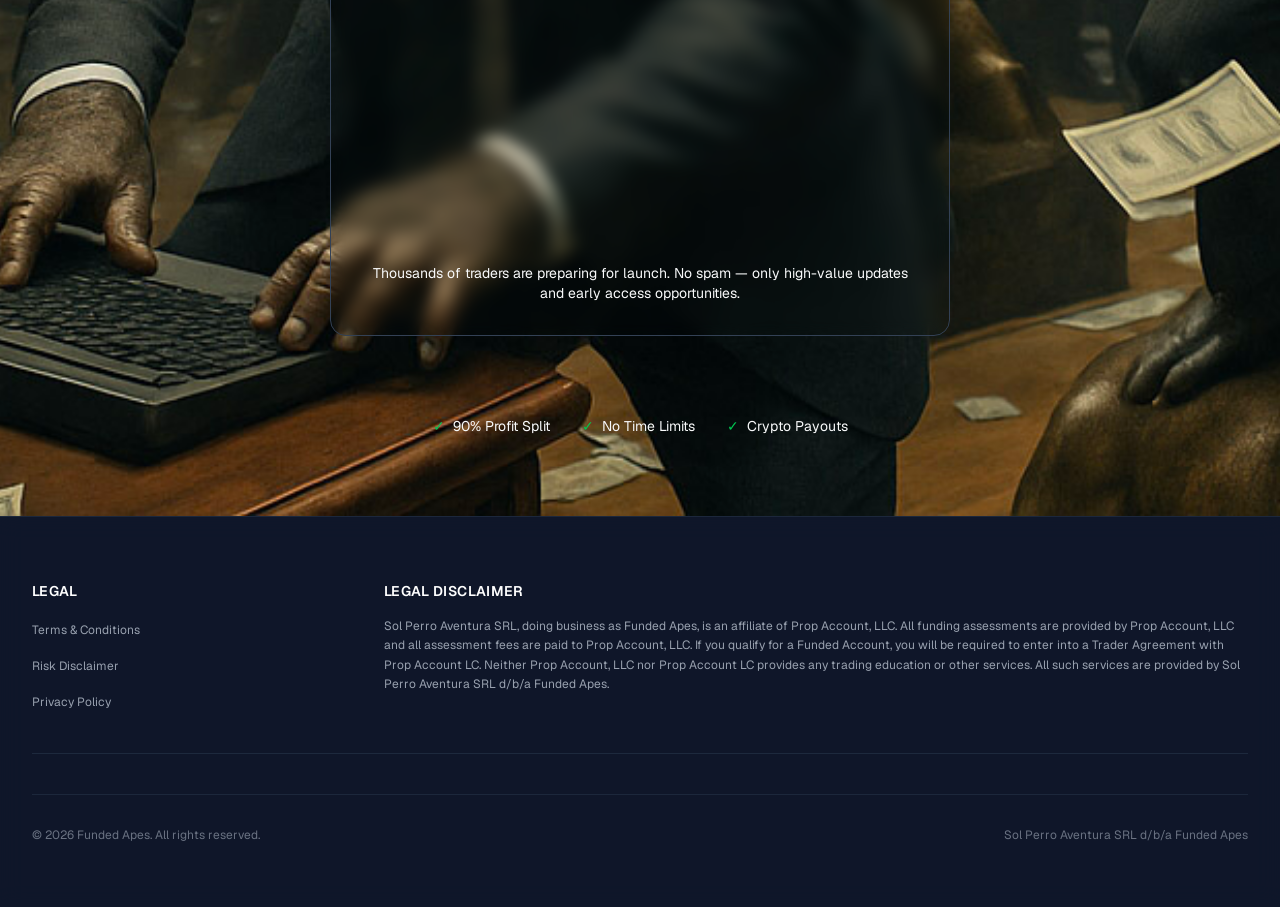
<file: priorityaccess.html>
<!DOCTYPE html><!--TO6XK987aG4Ts2LsWi_51--><html lang="en" class="scroll-smooth"><head><meta charSet="utf-8"/><meta name="viewport" content="width=device-width, initial-scale=1"/><link rel="preload" href="_next/static/media/27834908180db20f-s.p.woff2" as="font" crossorigin="" type="font/woff2"/><link rel="preload" href="_next/static/media/78fec81b34c4a365.p.woff2" as="font" crossorigin="" type="font/woff2"/><link rel="preload" as="image" href="images/ape-logo.png"/><link rel="preload" as="image" href="images/logo-text.png"/><link rel="preload" as="image" href="images/trading-floor-hero.jpg"/><link rel="stylesheet" href="_next/static/css/9dae90f238ec9279.css" data-precedence="next"/><link rel="stylesheet" href="_next/static/css/71ae89f6d2a55019.css" data-precedence="next"/><link rel="preload" as="script" fetchPriority="low" href="_next/static/chunks/webpack-b4d47ee12ed3c93b.js"/><meta name="next-size-adjust" content=""/><title>Funded Apes - Crypto-Native Prop Trading</title><meta name="description" content="The first crypto-native prop firm. Prove your skill. Get funded. Trade Bitcoin, ETH, and more with up to $200K in capital."/><meta name="generator" content="v0.app"/><link rel="icon" href="favicon.ico" sizes="any"/><link rel="icon" href="favicon.svg" type="image/svg+xml"/><link rel="icon" href="favicon-96x96.png" sizes="96x96" type="image/png"/><link rel="apple-touch-icon" href="apple-touch-icon.png" sizes="180x180" type="image/png"/></head><body class="font-sans __variable_245d8d __variable_97c177 antialiased"><div hidden=""><!--$--></div><!--$--><main class="min-h-screen bg-slate text-foreground"><header class="fixed top-0 z-50 w-full border-b border-border/40 bg-background/80 backdrop-blur-md"><div class="container mx-auto flex h-24 items-center justify-center px-4 md:h-32"><div class="flex items-center gap-3 md:gap-4"><img alt="Funded Apes" width="180" height="180" decoding="async" data-nimg="1" class="h-16 w-16 rounded-full md:h-24 md:w-24" style="color:transparent" src="images/ape-logo.png"/><img alt="Funded Apes" width="200" height="80" decoding="async" data-nimg="1" class="h-10 w-auto md:h-24" style="color:transparent" src="images/logo-text.png"/></div></div></header><div class="relative pt-24 md:pt-32"><div class="absolute inset-0 z-0"><img alt="Trading floor celebration" decoding="async" data-nimg="fill" class="object-cover" style="position:absolute;height:100%;width:100%;left:0;top:0;right:0;bottom:0;color:transparent" src="images/trading-floor-hero.jpg"/><div class="absolute inset-0 bg-gradient-to-b from-slate/99 via-slate/99 to-slate/99"></div></div><div class="relative z-10 container mx-auto px-4 py-12 md:py-20"><div class="max-w-4xl mx-auto text-center space-y-8"><h1 class="text-4xl md:text-5xl lg:text-6xl font-black text-balance leading-tight"><span class="text-gold">Join the Jungle Early</span><br/><span class="text-white">Secure Your Spot Before the Simulation Opens</span></h1><div class="space-y-4 text-lg md:text-xl text-bone/90 max-w-3xl mx-auto"><p class="text-balance leading-relaxed">The markets never sleep — and neither should your edge.</p><p class="text-balance leading-relaxed">The Simulation Account is coming: a full replica of our Challenge and Funded environments, powered by an AI Copilot that monitors every trade, analyzes your setups, breaks down your execution, and exposes the habits that make or break your edge.</p><p class="text-balance leading-relaxed">It&#x27;s the closest thing to being funded — without the pressure of the real challenge.</p><p class="text-cyan font-bold text-balance leading-relaxed">Join the waiting list now and be the first to step inside the simulation when the gates open.</p></div><div class="grid md:grid-cols-3 gap-6 max-w-3xl mx-auto pt-8"><div class="bg-slate-dark/80 backdrop-blur-sm border border-gold/20 rounded-lg p-6 hover:border-gold/40 transition-colors"><h3 class="text-gold font-bold text-lg mb-2">Challenge-Ready Training</h3><p class="text-bone/80 text-sm leading-relaxed">Practice inside an environment that mirrors real rules, real metrics, and real funding structure — so when the challenge launches, you&#x27;re already calibrated.</p></div><div class="bg-slate-dark/80 backdrop-blur-sm border border-cyan/20 rounded-lg p-6 hover:border-cyan/40 transition-colors"><h3 class="text-cyan font-bold text-lg mb-2">AI Copilot Oversight</h3><p class="text-bone/80 text-sm leading-relaxed">Your trades are monitored in real time. Get post-trade analysis, setup grading, psychological insights, and execution feedback — built to sharpen your discipline.</p></div><div class="bg-slate-dark/80 backdrop-blur-sm border border-gold/20 rounded-lg p-6 hover:border-gold/40 transition-colors"><h3 class="text-gold font-bold text-lg mb-2">Strategy &amp; Execution Refinement</h3><p class="text-bone/80 text-sm leading-relaxed">Perfect your setups, stress-test your risk management, and build consistency with a system designed to turn raw talent into repeatable edge.</p></div></div><div class="pt-12"><div class="bg-slate-dark/70 backdrop-blur-sm border border-gold/30 rounded-2xl p-6 md:p-8 max-w-[620px] mx-auto"><h2 class="text-2xl md:text-3xl font-bold text-white mb-6 text-center">Secure Your Spot Now</h2><div class="mb-6"><h3 class="text-xl font-bold text-gold mb-4">Get Early Access to the Simulation</h3><p class="text-bone/80 text-sm mb-4">Sign up for the waiting list and become one of the first traders to experience the Simulation Account and AI Copilot when we go live. Early testers unlock exclusive pricing and priority onboarding.</p></div><div class="w-full flex justify-center"><iframe width="540" height="450" src="https://ffe103b3.sibforms.com/serve/[base64]" frameBorder="0" scrolling="no" allowFullScreen="" class="w-full max-w-[540px] min-h-[450px] rounded-lg" style="display:block;margin-left:auto;margin-right:auto"></iframe></div><p class="text-bone/60 text-sm text-center mt-6">Thousands of traders are preparing for launch. No spam — only high-value updates and early access opportunities.</p></div></div><div class="pt-12 flex flex-wrap justify-center gap-8 text-bone/60 text-sm"><div class="flex items-center gap-2"><span class="text-green-500">✓</span><span>90% Profit Split</span></div><div class="flex items-center gap-2"><span class="text-green-500">✓</span><span>No Time Limits</span></div><div class="flex items-center gap-2"><span class="text-green-500">✓</span><span>Crypto Payouts</span></div></div></div></div></div></main><!--$--><footer class="bg-background/80 backdrop-blur-md text-gray-300 border-t border-border/40"><div class="max-w-7xl mx-auto px-4 sm:px-6 lg:px-8 py-12 md:py-16"><div class="flex flex-col lg:flex-row gap-8 lg:gap-12 mb-10 pb-10 border-b border-slate-800"><div class="lg:w-1/4"><h4 class="text-sm font-semibold text-white mb-4 uppercase tracking-wide">Legal</h4><ul class="space-y-3"><li><a href="terms.html" class="text-xs text-gray-400 hover:text-yellow-400 transition-colors duration-200">Terms &amp; Conditions</a></li><li><a href="risk-disclaimer.html" class="text-xs text-gray-400 hover:text-yellow-400 transition-colors duration-200">Risk Disclaimer</a></li><li><a href="privacy-policy.html" class="text-xs text-gray-400 hover:text-yellow-400 transition-colors duration-200">Privacy Policy</a></li></ul></div><div class="lg:flex-1"><h3 class="text-sm font-semibold text-white mb-4 uppercase tracking-wide">Legal Disclaimer</h3><p class="text-xs leading-relaxed text-gray-400">Sol Perro Aventura SRL, doing business as Funded Apes, is an affiliate of Prop Account, LLC. All funding assessments are provided by Prop Account, LLC and all assessment fees are paid to Prop Account, LLC. If you qualify for a Funded Account, you will be required to enter into a Trader Agreement with Prop Account LC. Neither Prop Account, LLC nor Prop Account LC provides any trading education or other services. All such services are provided by Sol Perro Aventura SRL d/b/a Funded Apes.</p></div></div><div class="pt-8 border-t border-border/40 flex flex-col sm:flex-row justify-between items-center gap-4"><p class="text-xs text-gray-500">© <!-- -->2026<!-- --> Funded Apes. All rights reserved.</p><p class="text-xs text-gray-500">Sol Perro Aventura SRL d/b/a Funded Apes</p></div></div></footer><div><div id="v0-built-with-button-db73d264-9c11-4e1c-9614-638cfab6e6be" style="
border: 1px solid hsl(0deg 0% 100% / 12%);
position: fixed;
bottom: 24px;
right: 24px;
z-index: 1000;
background: #121212;
color: white;
padding: 8px 12px;
border-radius: 8px;
font-weight: 400;
font-size: 14px;
box-shadow: 0 2px 8px rgba(0,0,0,0.12);
letter-spacing: 0.02em;
transition: all 0.2s;
display: flex;
align-items: center;
gap: 4px;
font-family: -apple-system, BlinkMacSystemFont, 'Segoe UI', Roboto, sans-serif;
">
<a
  href="https://v0.app/chat/api/open/built-with-v0/b_cmSs5sruOpO?ref=Q06G68"
  target="_blank"
  rel="noopener"
  style="
    color: inherit;
    text-decoration: none;
    display: flex;
    align-items: center;
    gap: 4px;
  "
>
  Built with
  <svg
    fill="currentColor"
    viewBox="0 0 147 70"
    xmlns="http://www.w3.org/2000/svg"
    style="width: 20px; height: 20px;"
  >
    <path d="M56 50.2031V14H70V60.1562C70 65.5928 65.5928 70 60.1562 70C57.5605 70 54.9982 68.9992 53.1562 67.1573L0 14H19.7969L56 50.2031Z" />
    <path d="M147 56H133V23.9531L100.953 56H133V70H96.6875C85.8144 70 77 61.1856 77 50.3125V14H91V46.1562L123.156 14H91V0H127.312C138.186 0 147 8.81439 147 19.6875V56Z" />
  </svg>
</a>

<button
  onclick="document.getElementById('v0-built-with-button-db73d264-9c11-4e1c-9614-638cfab6e6be').style.display='none'"
  onmouseenter="this.style.opacity='1'"
  onmouseleave="this.style.opacity='0.7'"
  style="
    background: none;
    border: none;
    color: white;
    cursor: pointer;
    padding: 2px;
    margin-left: 4px;
    border-radius: 2px;
    display: flex;
    align-items: center;
    opacity: 0.7;
    transition: opacity 0.2s;
    transform: translateZ(0);
  "
  aria-label="Close"
>
  <svg width="12" height="12" viewBox="0 0 24 24" fill="none" stroke="currentColor" stroke-width="2" stroke-linecap="round" stroke-linejoin="round">
    <path d="M18 6L6 18M6 6l12 12"/>
  </svg>
</button>

<span style="
  position: absolute;
  width: 1px;
  height: 1px;
  padding: 0;
  margin: -1px;
  overflow: hidden;
  clip: rect(0, 0, 0, 0);
  white-space: nowrap;
">
  v0
</span>
</div></div><script defer src="https://static.cloudflareinsights.com/beacon.min.js/v4513226cdae34746b4dedf0b4dfa099e1781791509496" integrity="sha512-ZE9pZaUXND66v380QUtch/5sE9tPFh2zg45pR2PB0CVkCtOREv2AJKkSidISWkysEuQ0EH8faUU5du78bx87UQ==" data-cf-beacon='{"version":"2024.11.0","token":"5a7ceb7a774b41f199e2a9f5cd1af84b","r":1,"server_timing":{"name":{"cfCacheStatus":true,"cfEdge":true,"cfExtPri":true,"cfL4":true,"cfOrigin":true,"cfSpeedBrain":true},"location_startswith":null}}' crossorigin="anonymous"></script>
</body></html>
</file>
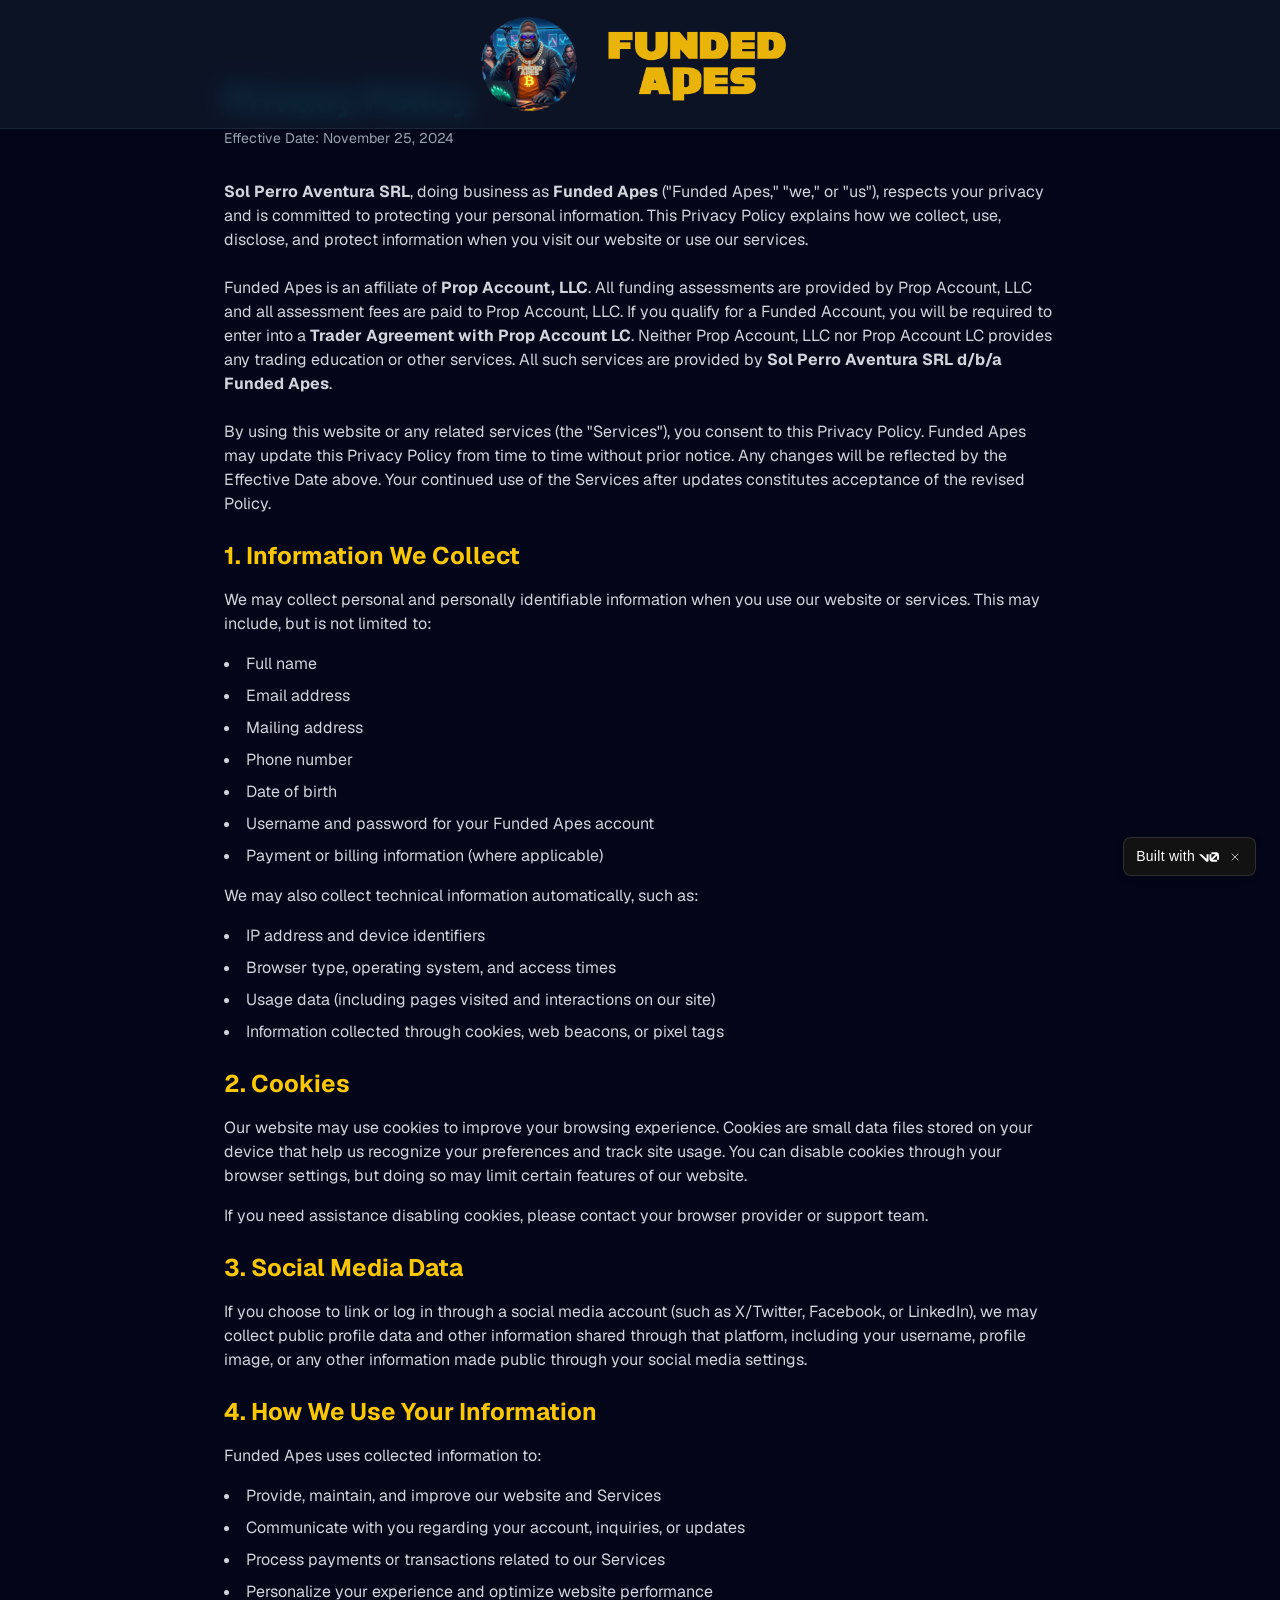
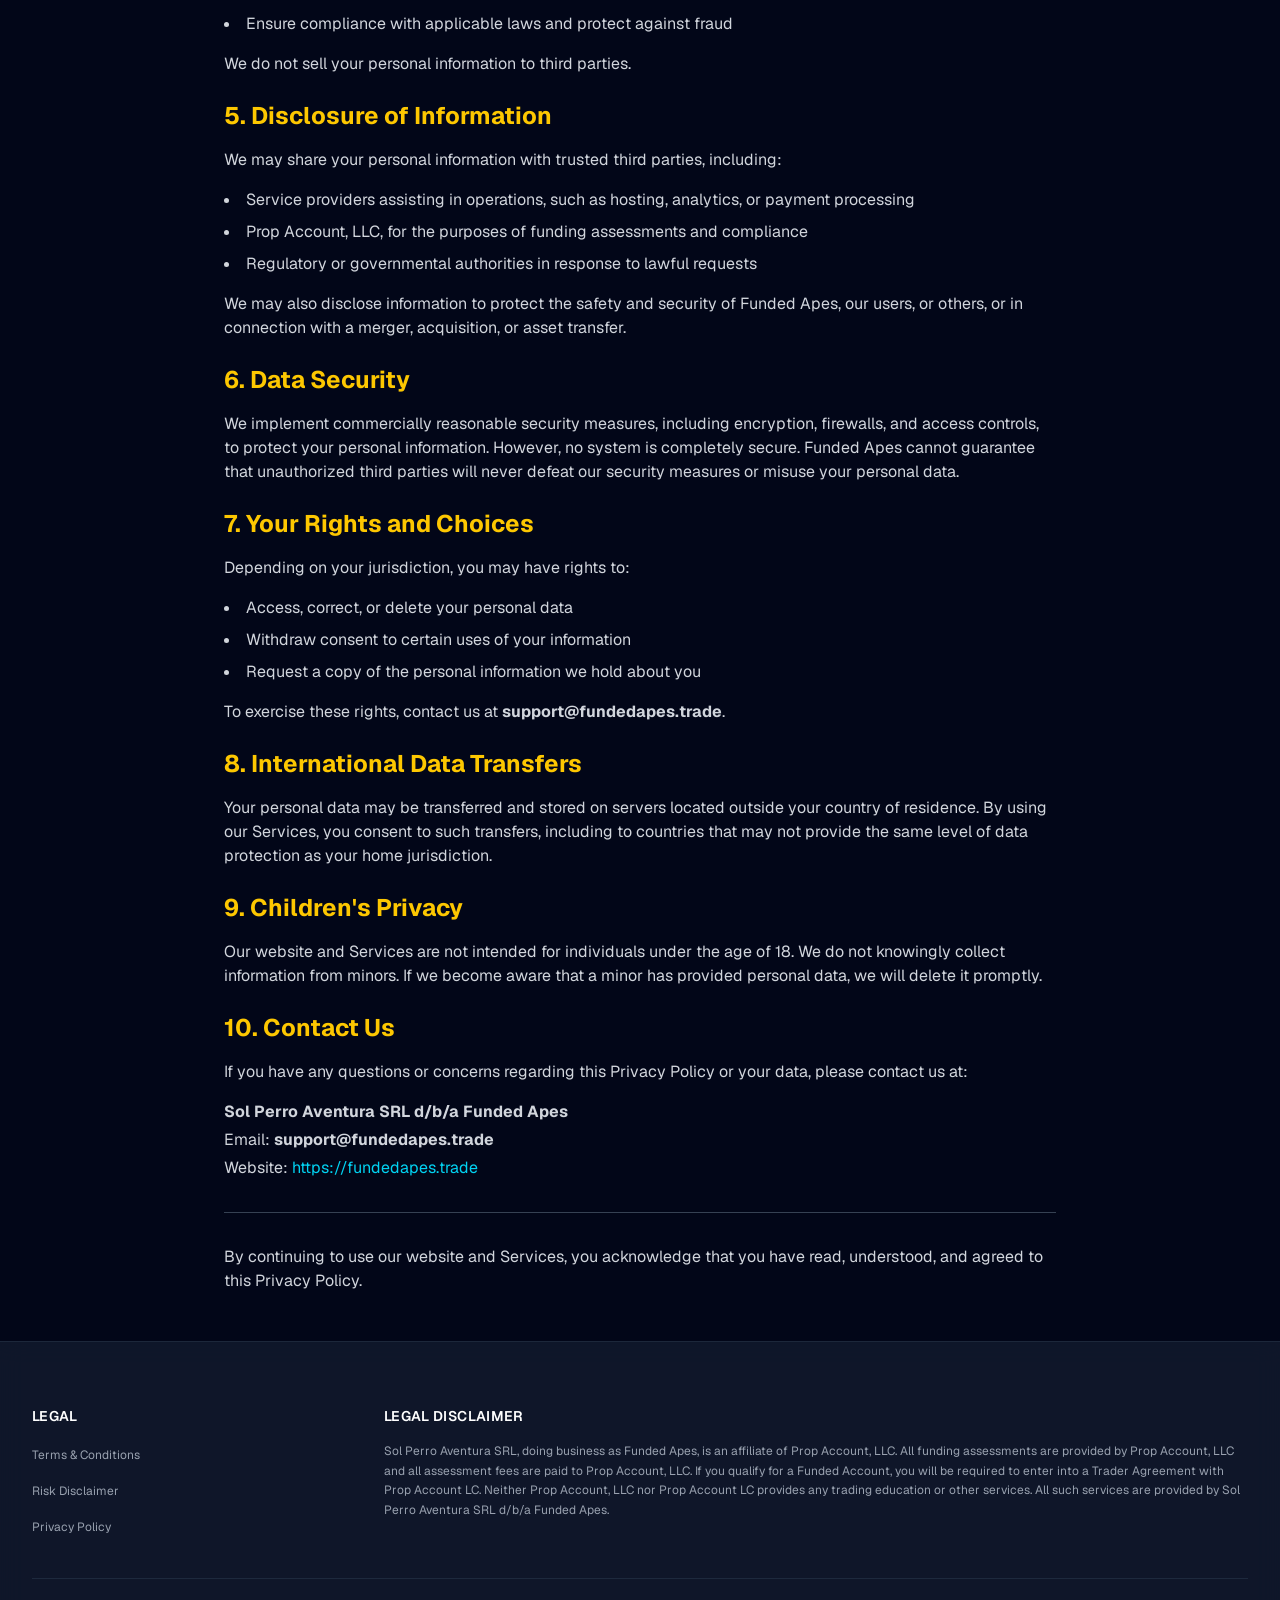
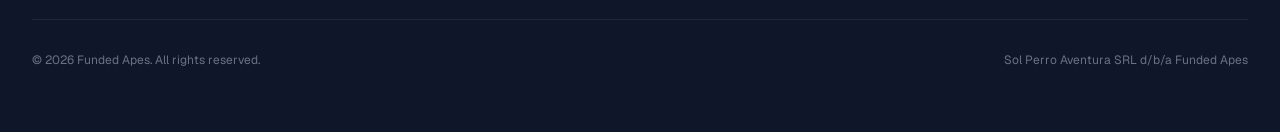
<file: privacy-policy.html>
<!DOCTYPE html><!--TO6XK987aG4Ts2LsWi_51--><html lang="en" class="scroll-smooth"><head><meta charSet="utf-8"/><meta name="viewport" content="width=device-width, initial-scale=1"/><link rel="preload" href="_next/static/media/27834908180db20f-s.p.woff2" as="font" crossorigin="" type="font/woff2"/><link rel="preload" href="_next/static/media/78fec81b34c4a365.p.woff2" as="font" crossorigin="" type="font/woff2"/><link rel="preload" as="image" href="images/ape-logo.png"/><link rel="preload" as="image" href="images/logo-text.png"/><link rel="stylesheet" href="_next/static/css/9dae90f238ec9279.css" data-precedence="next"/><link rel="stylesheet" href="_next/static/css/71ae89f6d2a55019.css" data-precedence="next"/><link rel="preload" as="script" fetchPriority="low" href="_next/static/chunks/webpack-b4d47ee12ed3c93b.js"/><meta name="next-size-adjust" content=""/><title>Funded Apes - Crypto-Native Prop Trading</title><meta name="description" content="The first crypto-native prop firm. Prove your skill. Get funded. Trade Bitcoin, ETH, and more with up to $200K in capital."/><meta name="generator" content="v0.app"/><link rel="icon" href="favicon.ico" sizes="any"/><link rel="icon" href="favicon.svg" type="image/svg+xml"/><link rel="icon" href="favicon-96x96.png" sizes="96x96" type="image/png"/><link rel="apple-touch-icon" href="apple-touch-icon.png" sizes="180x180" type="image/png"/></head><body class="font-sans __variable_245d8d __variable_97c177 antialiased"><div hidden=""><!--$--></div><!--$--><div class="flex flex-col min-h-screen bg-slate-950 text-white"><header class="fixed top-0 z-50 w-full border-b border-border/40 bg-background/80 backdrop-blur-md"><div class="container mx-auto flex h-24 items-center justify-center px-4 md:h-32"><div class="flex items-center gap-3 md:gap-4"><img alt="Funded Apes" width="180" height="180" decoding="async" data-nimg="1" class="h-16 w-16 rounded-full md:h-24 md:w-24" style="color:transparent" src="images/ape-logo.png"/><img alt="Funded Apes" width="200" height="80" decoding="async" data-nimg="1" class="h-10 w-auto md:h-24" style="color:transparent" src="images/logo-text.png"/></div></div></header><main class="flex-1 w-full pt-20 pb-12"><div class="max-w-4xl mx-auto px-4 md:px-6 lg:px-8"><h1 class="text-4xl font-bold mb-2 text-cyan-400">Privacy Policy</h1><p class="text-sm text-gray-400 mb-8">Effective Date: November 25, 2024</p><div class="prose prose-invert max-w-none space-y-6"><p class="text-gray-300"><strong>Sol Perro Aventura SRL</strong>, doing business as <strong>Funded Apes</strong> (&quot;Funded Apes,&quot; &quot;we,&quot; or &quot;us&quot;), respects your privacy and is committed to protecting your personal information. This Privacy Policy explains how we collect, use, disclose, and protect information when you visit our website or use our services.</p><p class="text-gray-300">Funded Apes is an affiliate of <strong>Prop Account, LLC</strong>. All funding assessments are provided by Prop Account, LLC and all assessment fees are paid to Prop Account, LLC. If you qualify for a Funded Account, you will be required to enter into a <strong>Trader Agreement with Prop Account LC</strong>. Neither Prop Account, LLC nor Prop Account LC provides any trading education or other services. All such services are provided by <strong>Sol Perro Aventura SRL d/b/a Funded Apes</strong>.</p><p class="text-gray-300">By using this website or any related services (the &quot;Services&quot;), you consent to this Privacy Policy. Funded Apes may update this Privacy Policy from time to time without prior notice. Any changes will be reflected by the Effective Date above. Your continued use of the Services after updates constitutes acceptance of the revised Policy.</p><section><h2 class="text-2xl font-bold text-yellow-400 mb-4">1. Information We Collect</h2><p class="text-gray-300 mb-4">We may collect personal and personally identifiable information when you use our website or services. This may include, but is not limited to:</p><ul class="list-disc list-inside text-gray-300 mb-4 space-y-2"><li>Full name</li><li>Email address</li><li>Mailing address</li><li>Phone number</li><li>Date of birth</li><li>Username and password for your Funded Apes account</li><li>Payment or billing information (where applicable)</li></ul><p class="text-gray-300 mb-4">We may also collect technical information automatically, such as:</p><ul class="list-disc list-inside text-gray-300 space-y-2"><li>IP address and device identifiers</li><li>Browser type, operating system, and access times</li><li>Usage data (including pages visited and interactions on our site)</li><li>Information collected through cookies, web beacons, or pixel tags</li></ul></section><section><h2 class="text-2xl font-bold text-yellow-400 mb-4">2. Cookies</h2><p class="text-gray-300 mb-4">Our website may use cookies to improve your browsing experience. Cookies are small data files stored on your device that help us recognize your preferences and track site usage. You can disable cookies through your browser settings, but doing so may limit certain features of our website.</p><p class="text-gray-300">If you need assistance disabling cookies, please contact your browser provider or support team.</p></section><section><h2 class="text-2xl font-bold text-yellow-400 mb-4">3. Social Media Data</h2><p class="text-gray-300">If you choose to link or log in through a social media account (such as X/Twitter, Facebook, or LinkedIn), we may collect public profile data and other information shared through that platform, including your username, profile image, or any other information made public through your social media settings.</p></section><section><h2 class="text-2xl font-bold text-yellow-400 mb-4">4. How We Use Your Information</h2><p class="text-gray-300 mb-4">Funded Apes uses collected information to:</p><ul class="list-disc list-inside text-gray-300 space-y-2"><li>Provide, maintain, and improve our website and Services</li><li>Communicate with you regarding your account, inquiries, or updates</li><li>Process payments or transactions related to our Services</li><li>Personalize your experience and optimize website performance</li><li>Ensure compliance with applicable laws and protect against fraud</li></ul><p class="text-gray-300 mt-4">We do not sell your personal information to third parties.</p></section><section><h2 class="text-2xl font-bold text-yellow-400 mb-4">5. Disclosure of Information</h2><p class="text-gray-300 mb-4">We may share your personal information with trusted third parties, including:</p><ul class="list-disc list-inside text-gray-300 mb-4 space-y-2"><li>Service providers assisting in operations, such as hosting, analytics, or payment processing</li><li>Prop Account, LLC, for the purposes of funding assessments and compliance</li><li>Regulatory or governmental authorities in response to lawful requests</li></ul><p class="text-gray-300">We may also disclose information to protect the safety and security of Funded Apes, our users, or others, or in connection with a merger, acquisition, or asset transfer.</p></section><section><h2 class="text-2xl font-bold text-yellow-400 mb-4">6. Data Security</h2><p class="text-gray-300">We implement commercially reasonable security measures, including encryption, firewalls, and access controls, to protect your personal information. However, no system is completely secure. Funded Apes cannot guarantee that unauthorized third parties will never defeat our security measures or misuse your personal data.</p></section><section><h2 class="text-2xl font-bold text-yellow-400 mb-4">7. Your Rights and Choices</h2><p class="text-gray-300 mb-4">Depending on your jurisdiction, you may have rights to:</p><ul class="list-disc list-inside text-gray-300 mb-4 space-y-2"><li>Access, correct, or delete your personal data</li><li>Withdraw consent to certain uses of your information</li><li>Request a copy of the personal information we hold about you</li></ul><p class="text-gray-300">To exercise these rights, contact us at <strong><a href="https://www.fundedapes.trade/cdn-cgi/l/email-protection" class="__cf_email__" data-cfemail="2a595f5a5a45585e6a4c5f444e4f4e4b5a4f59045e584b4e4f">[email&#160;protected]</a></strong>.</p></section><section><h2 class="text-2xl font-bold text-yellow-400 mb-4">8. International Data Transfers</h2><p class="text-gray-300">Your personal data may be transferred and stored on servers located outside your country of residence. By using our Services, you consent to such transfers, including to countries that may not provide the same level of data protection as your home jurisdiction.</p></section><section><h2 class="text-2xl font-bold text-yellow-400 mb-4">9. Children&#x27;s Privacy</h2><p class="text-gray-300">Our website and Services are not intended for individuals under the age of 18. We do not knowingly collect information from minors. If we become aware that a minor has provided personal data, we will delete it promptly.</p></section><section><h2 class="text-2xl font-bold text-yellow-400 mb-4">10. Contact Us</h2><p class="text-gray-300 mb-4">If you have any questions or concerns regarding this Privacy Policy or your data, please contact us at:</p><div class="text-gray-300 space-y-1"><p><strong>Sol Perro Aventura SRL d/b/a Funded Apes</strong></p><p>Email: <strong><a href="https://www.fundedapes.trade/cdn-cgi/l/email-protection" class="__cf_email__" data-cfemail="99eaece9e9f6ebedd9ffecf7fdfcfdf8e9fceab7edebf8fdfc">[email&#160;protected]</a></strong></p><p>Website:<!-- --> <a href="../fundedapes.trade/index.html" class="text-cyan-400 hover:text-yellow-400">https://fundedapes.trade</a></p></div></section><p class="text-gray-300 mt-8 pt-8 border-t border-gray-700">By continuing to use our website and Services, you acknowledge that you have read, understood, and agreed to this Privacy Policy.</p></div></div></main></div><!--$--><footer class="bg-background/80 backdrop-blur-md text-gray-300 border-t border-border/40"><div class="max-w-7xl mx-auto px-4 sm:px-6 lg:px-8 py-12 md:py-16"><div class="flex flex-col lg:flex-row gap-8 lg:gap-12 mb-10 pb-10 border-b border-slate-800"><div class="lg:w-1/4"><h4 class="text-sm font-semibold text-white mb-4 uppercase tracking-wide">Legal</h4><ul class="space-y-3"><li><a href="terms.html" class="text-xs text-gray-400 hover:text-yellow-400 transition-colors duration-200">Terms &amp; Conditions</a></li><li><a href="risk-disclaimer.html" class="text-xs text-gray-400 hover:text-yellow-400 transition-colors duration-200">Risk Disclaimer</a></li><li><a href="privacy-policy.html" class="text-xs text-gray-400 hover:text-yellow-400 transition-colors duration-200">Privacy Policy</a></li></ul></div><div class="lg:flex-1"><h3 class="text-sm font-semibold text-white mb-4 uppercase tracking-wide">Legal Disclaimer</h3><p class="text-xs leading-relaxed text-gray-400">Sol Perro Aventura SRL, doing business as Funded Apes, is an affiliate of Prop Account, LLC. All funding assessments are provided by Prop Account, LLC and all assessment fees are paid to Prop Account, LLC. If you qualify for a Funded Account, you will be required to enter into a Trader Agreement with Prop Account LC. Neither Prop Account, LLC nor Prop Account LC provides any trading education or other services. All such services are provided by Sol Perro Aventura SRL d/b/a Funded Apes.</p></div></div><div class="pt-8 border-t border-border/40 flex flex-col sm:flex-row justify-between items-center gap-4"><p class="text-xs text-gray-500">© <!-- -->2026<!-- --> Funded Apes. All rights reserved.</p><p class="text-xs text-gray-500">Sol Perro Aventura SRL d/b/a Funded Apes</p></div></div></footer><div><div id="v0-built-with-button-db73d264-9c11-4e1c-9614-638cfab6e6be" style="
border: 1px solid hsl(0deg 0% 100% / 12%);
position: fixed;
bottom: 24px;
right: 24px;
z-index: 1000;
background: #121212;
color: white;
padding: 8px 12px;
border-radius: 8px;
font-weight: 400;
font-size: 14px;
box-shadow: 0 2px 8px rgba(0,0,0,0.12);
letter-spacing: 0.02em;
transition: all 0.2s;
display: flex;
align-items: center;
gap: 4px;
font-family: -apple-system, BlinkMacSystemFont, 'Segoe UI', Roboto, sans-serif;
">
<a
  href="https://v0.app/chat/api/open/built-with-v0/b_cmSs5sruOpO?ref=Q06G68"
  target="_blank"
  rel="noopener"
  style="
    color: inherit;
    text-decoration: none;
    display: flex;
    align-items: center;
    gap: 4px;
  "
>
  Built with
  <svg
    fill="currentColor"
    viewBox="0 0 147 70"
    xmlns="http://www.w3.org/2000/svg"
    style="width: 20px; height: 20px;"
  >
    <path d="M56 50.2031V14H70V60.1562C70 65.5928 65.5928 70 60.1562 70C57.5605 70 54.9982 68.9992 53.1562 67.1573L0 14H19.7969L56 50.2031Z" />
    <path d="M147 56H133V23.9531L100.953 56H133V70H96.6875C85.8144 70 77 61.1856 77 50.3125V14H91V46.1562L123.156 14H91V0H127.312C138.186 0 147 8.81439 147 19.6875V56Z" />
  </svg>
</a>

<button
  onclick="document.getElementById('v0-built-with-button-db73d264-9c11-4e1c-9614-638cfab6e6be').style.display='none'"
  onmouseenter="this.style.opacity='1'"
  onmouseleave="this.style.opacity='0.7'"
  style="
    background: none;
    border: none;
    color: white;
    cursor: pointer;
    padding: 2px;
    margin-left: 4px;
    border-radius: 2px;
    display: flex;
    align-items: center;
    opacity: 0.7;
    transition: opacity 0.2s;
    transform: translateZ(0);
  "
  aria-label="Close"
>
  <svg width="12" height="12" viewBox="0 0 24 24" fill="none" stroke="currentColor" stroke-width="2" stroke-linecap="round" stroke-linejoin="round">
    <path d="M18 6L6 18M6 6l12 12"/>
  </svg>
</button>

<span style="
  position: absolute;
  width: 1px;
  height: 1px;
  padding: 0;
  margin: -1px;
  overflow: hidden;
  clip: rect(0, 0, 0, 0);
  white-space: nowrap;
">
  v0
</span>
</div></div><script data-cfasync="false" src="cdn-cgi/scripts/5c5dd728/cloudflare-static/email-decode.min.js"></script><script defer src="https://static.cloudflareinsights.com/beacon.min.js/v4513226cdae34746b4dedf0b4dfa099e1781791509496" integrity="sha512-ZE9pZaUXND66v380QUtch/5sE9tPFh2zg45pR2PB0CVkCtOREv2AJKkSidISWkysEuQ0EH8faUU5du78bx87UQ==" data-cf-beacon='{"version":"2024.11.0","token":"5a7ceb7a774b41f199e2a9f5cd1af84b","r":1,"server_timing":{"name":{"cfCacheStatus":true,"cfEdge":true,"cfExtPri":true,"cfL4":true,"cfOrigin":true,"cfSpeedBrain":true},"location_startswith":null}}' crossorigin="anonymous"></script>
</body></html>
</file>
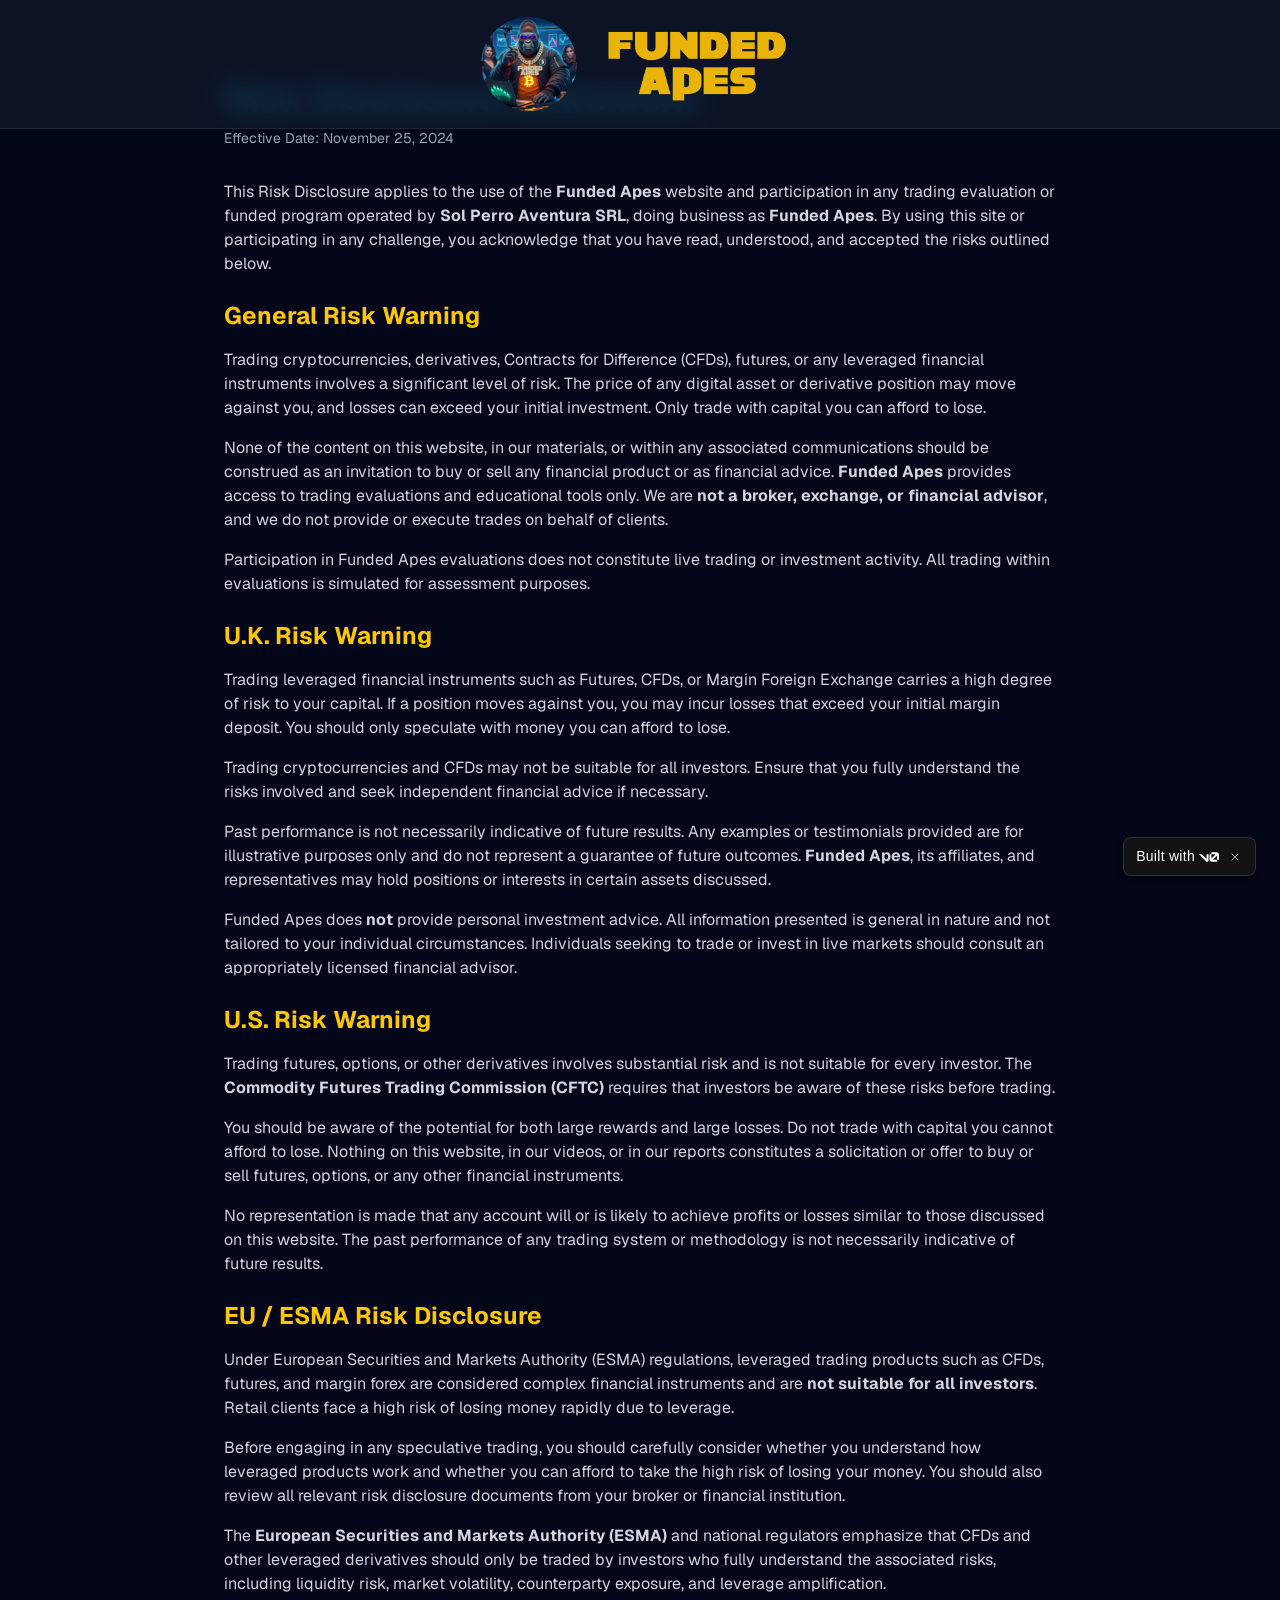
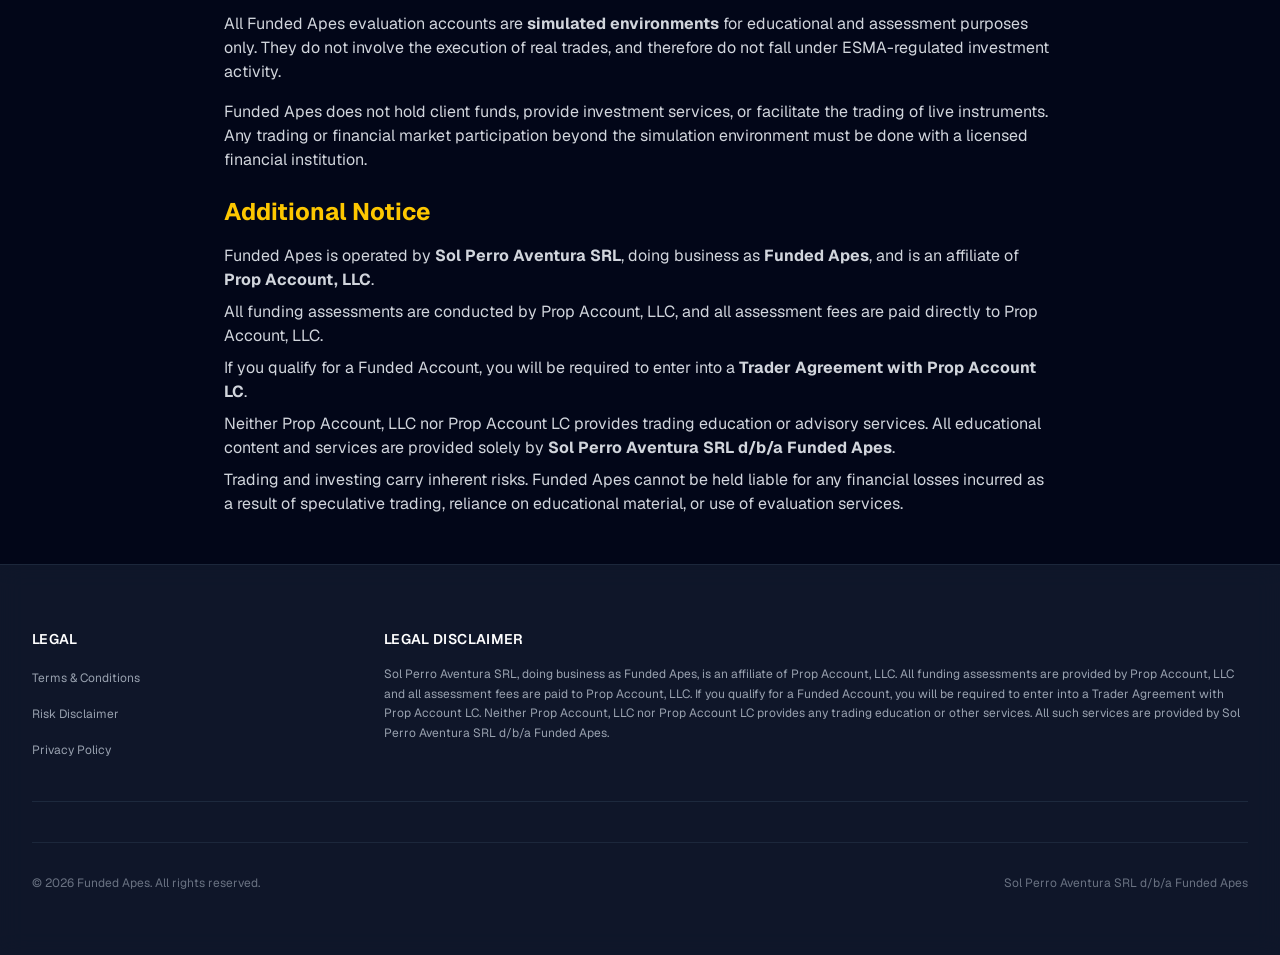
<file: risk-disclaimer.html>
<!DOCTYPE html><!--TO6XK987aG4Ts2LsWi_51--><html lang="en" class="scroll-smooth"><head><meta charSet="utf-8"/><meta name="viewport" content="width=device-width, initial-scale=1"/><link rel="preload" href="_next/static/media/27834908180db20f-s.p.woff2" as="font" crossorigin="" type="font/woff2"/><link rel="preload" href="_next/static/media/78fec81b34c4a365.p.woff2" as="font" crossorigin="" type="font/woff2"/><link rel="preload" as="image" href="images/ape-logo.png"/><link rel="preload" as="image" href="images/logo-text.png"/><link rel="stylesheet" href="_next/static/css/9dae90f238ec9279.css" data-precedence="next"/><link rel="stylesheet" href="_next/static/css/71ae89f6d2a55019.css" data-precedence="next"/><link rel="preload" as="script" fetchPriority="low" href="_next/static/chunks/webpack-b4d47ee12ed3c93b.js"/><meta name="next-size-adjust" content=""/><title>Funded Apes - Crypto-Native Prop Trading</title><meta name="description" content="The first crypto-native prop firm. Prove your skill. Get funded. Trade Bitcoin, ETH, and more with up to $200K in capital."/><meta name="generator" content="v0.app"/><link rel="icon" href="favicon.ico" sizes="any"/><link rel="icon" href="favicon.svg" type="image/svg+xml"/><link rel="icon" href="favicon-96x96.png" sizes="96x96" type="image/png"/><link rel="apple-touch-icon" href="apple-touch-icon.png" sizes="180x180" type="image/png"/></head><body class="font-sans __variable_245d8d __variable_97c177 antialiased"><div hidden=""><!--$--></div><!--$--><div class="flex flex-col min-h-screen bg-slate-950 text-white"><header class="fixed top-0 z-50 w-full border-b border-border/40 bg-background/80 backdrop-blur-md"><div class="container mx-auto flex h-24 items-center justify-center px-4 md:h-32"><div class="flex items-center gap-3 md:gap-4"><img alt="Funded Apes" width="180" height="180" decoding="async" data-nimg="1" class="h-16 w-16 rounded-full md:h-24 md:w-24" style="color:transparent" src="images/ape-logo.png"/><img alt="Funded Apes" width="200" height="80" decoding="async" data-nimg="1" class="h-10 w-auto md:h-24" style="color:transparent" src="images/logo-text.png"/></div></div></header><main class="flex-1 w-full pt-20 pb-12"><div class="max-w-4xl mx-auto px-4 md:px-6 lg:px-8"><h1 class="text-4xl font-bold mb-2 text-cyan-400">Risk Disclosure Statement</h1><p class="text-sm text-gray-400 mb-8">Effective Date: November 25, 2024</p><div class="prose prose-invert max-w-none space-y-6"><p class="text-gray-300">This Risk Disclosure applies to the use of the <strong>Funded Apes</strong> website and participation in any trading evaluation or funded program operated by <strong>Sol Perro Aventura SRL</strong>, doing business as <strong>Funded Apes</strong>. By using this site or participating in any challenge, you acknowledge that you have read, understood, and accepted the risks outlined below.</p><section><h2 class="text-2xl font-bold text-yellow-400 mb-4">General Risk Warning</h2><p class="text-gray-300 mb-4">Trading cryptocurrencies, derivatives, Contracts for Difference (CFDs), futures, or any leveraged financial instruments involves a significant level of risk. The price of any digital asset or derivative position may move against you, and losses can exceed your initial investment. Only trade with capital you can afford to lose.</p><p class="text-gray-300 mb-4">None of the content on this website, in our materials, or within any associated communications should be construed as an invitation to buy or sell any financial product or as financial advice.<!-- --> <strong>Funded Apes</strong> provides access to trading evaluations and educational tools only. We are<!-- --> <strong>not a broker, exchange, or financial advisor</strong>, and we do not provide or execute trades on behalf of clients.</p><p class="text-gray-300">Participation in Funded Apes evaluations does not constitute live trading or investment activity. All trading within evaluations is simulated for assessment purposes.</p></section><section><h2 class="text-2xl font-bold text-yellow-400 mb-4">U.K. Risk Warning</h2><p class="text-gray-300 mb-4">Trading leveraged financial instruments such as Futures, CFDs, or Margin Foreign Exchange carries a high degree of risk to your capital. If a position moves against you, you may incur losses that exceed your initial margin deposit. You should only speculate with money you can afford to lose.</p><p class="text-gray-300 mb-4">Trading cryptocurrencies and CFDs may not be suitable for all investors. Ensure that you fully understand the risks involved and seek independent financial advice if necessary.</p><p class="text-gray-300 mb-4">Past performance is not necessarily indicative of future results. Any examples or testimonials provided are for illustrative purposes only and do not represent a guarantee of future outcomes.<!-- --> <strong>Funded Apes</strong>, its affiliates, and representatives may hold positions or interests in certain assets discussed.</p><p class="text-gray-300">Funded Apes does <strong>not</strong> provide personal investment advice. All information presented is general in nature and not tailored to your individual circumstances. Individuals seeking to trade or invest in live markets should consult an appropriately licensed financial advisor.</p></section><section><h2 class="text-2xl font-bold text-yellow-400 mb-4">U.S. Risk Warning</h2><p class="text-gray-300 mb-4">Trading futures, options, or other derivatives involves substantial risk and is not suitable for every investor. The <strong>Commodity Futures Trading Commission (CFTC)</strong> requires that investors be aware of these risks before trading.</p><p class="text-gray-300 mb-4">You should be aware of the potential for both large rewards and large losses. Do not trade with capital you cannot afford to lose. Nothing on this website, in our videos, or in our reports constitutes a solicitation or offer to buy or sell futures, options, or any other financial instruments.</p><p class="text-gray-300">No representation is made that any account will or is likely to achieve profits or losses similar to those discussed on this website. The past performance of any trading system or methodology is not necessarily indicative of future results.</p></section><section><h2 class="text-2xl font-bold text-yellow-400 mb-4">EU / ESMA Risk Disclosure</h2><p class="text-gray-300 mb-4">Under European Securities and Markets Authority (ESMA) regulations, leveraged trading products such as CFDs, futures, and margin forex are considered complex financial instruments and are<!-- --> <strong>not suitable for all investors</strong>. Retail clients face a high risk of losing money rapidly due to leverage.</p><p class="text-gray-300 mb-4">Before engaging in any speculative trading, you should carefully consider whether you understand how leveraged products work and whether you can afford to take the high risk of losing your money. You should also review all relevant risk disclosure documents from your broker or financial institution.</p><p class="text-gray-300 mb-4">The <strong>European Securities and Markets Authority (ESMA)</strong> and national regulators emphasize that CFDs and other leveraged derivatives should only be traded by investors who fully understand the associated risks, including liquidity risk, market volatility, counterparty exposure, and leverage amplification.</p><p class="text-gray-300 mb-4">All Funded Apes evaluation accounts are <strong>simulated environments</strong> for educational and assessment purposes only. They do not involve the execution of real trades, and therefore do not fall under ESMA-regulated investment activity.</p><p class="text-gray-300">Funded Apes does not hold client funds, provide investment services, or facilitate the trading of live instruments. Any trading or financial market participation beyond the simulation environment must be done with a licensed financial institution.</p></section><section><h2 class="text-2xl font-bold text-yellow-400 mb-4">Additional Notice</h2><p class="text-gray-300 mb-2">Funded Apes is operated by <strong>Sol Perro Aventura SRL</strong>, doing business as<!-- --> <strong>Funded Apes</strong>, and is an affiliate of <strong>Prop Account, LLC</strong>.</p><p class="text-gray-300 mb-2">All funding assessments are conducted by Prop Account, LLC, and all assessment fees are paid directly to Prop Account, LLC.</p><p class="text-gray-300 mb-2">If you qualify for a Funded Account, you will be required to enter into a<!-- --> <strong>Trader Agreement with Prop Account LC</strong>.</p><p class="text-gray-300 mb-2">Neither Prop Account, LLC nor Prop Account LC provides trading education or advisory services. All educational content and services are provided solely by<!-- --> <strong>Sol Perro Aventura SRL d/b/a Funded Apes</strong>.</p><p class="text-gray-300">Trading and investing carry inherent risks. Funded Apes cannot be held liable for any financial losses incurred as a result of speculative trading, reliance on educational material, or use of evaluation services.</p></section></div></div></main></div><!--$--><footer class="bg-background/80 backdrop-blur-md text-gray-300 border-t border-border/40"><div class="max-w-7xl mx-auto px-4 sm:px-6 lg:px-8 py-12 md:py-16"><div class="flex flex-col lg:flex-row gap-8 lg:gap-12 mb-10 pb-10 border-b border-slate-800"><div class="lg:w-1/4"><h4 class="text-sm font-semibold text-white mb-4 uppercase tracking-wide">Legal</h4><ul class="space-y-3"><li><a href="terms.html" class="text-xs text-gray-400 hover:text-yellow-400 transition-colors duration-200">Terms &amp; Conditions</a></li><li><a href="risk-disclaimer.html" class="text-xs text-gray-400 hover:text-yellow-400 transition-colors duration-200">Risk Disclaimer</a></li><li><a href="privacy-policy.html" class="text-xs text-gray-400 hover:text-yellow-400 transition-colors duration-200">Privacy Policy</a></li></ul></div><div class="lg:flex-1"><h3 class="text-sm font-semibold text-white mb-4 uppercase tracking-wide">Legal Disclaimer</h3><p class="text-xs leading-relaxed text-gray-400">Sol Perro Aventura SRL, doing business as Funded Apes, is an affiliate of Prop Account, LLC. All funding assessments are provided by Prop Account, LLC and all assessment fees are paid to Prop Account, LLC. If you qualify for a Funded Account, you will be required to enter into a Trader Agreement with Prop Account LC. Neither Prop Account, LLC nor Prop Account LC provides any trading education or other services. All such services are provided by Sol Perro Aventura SRL d/b/a Funded Apes.</p></div></div><div class="pt-8 border-t border-border/40 flex flex-col sm:flex-row justify-between items-center gap-4"><p class="text-xs text-gray-500">© <!-- -->2026<!-- --> Funded Apes. All rights reserved.</p><p class="text-xs text-gray-500">Sol Perro Aventura SRL d/b/a Funded Apes</p></div></div></footer><div><div id="v0-built-with-button-db73d264-9c11-4e1c-9614-638cfab6e6be" style="
border: 1px solid hsl(0deg 0% 100% / 12%);
position: fixed;
bottom: 24px;
right: 24px;
z-index: 1000;
background: #121212;
color: white;
padding: 8px 12px;
border-radius: 8px;
font-weight: 400;
font-size: 14px;
box-shadow: 0 2px 8px rgba(0,0,0,0.12);
letter-spacing: 0.02em;
transition: all 0.2s;
display: flex;
align-items: center;
gap: 4px;
font-family: -apple-system, BlinkMacSystemFont, 'Segoe UI', Roboto, sans-serif;
">
<a
  href="https://v0.app/chat/api/open/built-with-v0/b_cmSs5sruOpO?ref=Q06G68"
  target="_blank"
  rel="noopener"
  style="
    color: inherit;
    text-decoration: none;
    display: flex;
    align-items: center;
    gap: 4px;
  "
>
  Built with
  <svg
    fill="currentColor"
    viewBox="0 0 147 70"
    xmlns="http://www.w3.org/2000/svg"
    style="width: 20px; height: 20px;"
  >
    <path d="M56 50.2031V14H70V60.1562C70 65.5928 65.5928 70 60.1562 70C57.5605 70 54.9982 68.9992 53.1562 67.1573L0 14H19.7969L56 50.2031Z" />
    <path d="M147 56H133V23.9531L100.953 56H133V70H96.6875C85.8144 70 77 61.1856 77 50.3125V14H91V46.1562L123.156 14H91V0H127.312C138.186 0 147 8.81439 147 19.6875V56Z" />
  </svg>
</a>

<button
  onclick="document.getElementById('v0-built-with-button-db73d264-9c11-4e1c-9614-638cfab6e6be').style.display='none'"
  onmouseenter="this.style.opacity='1'"
  onmouseleave="this.style.opacity='0.7'"
  style="
    background: none;
    border: none;
    color: white;
    cursor: pointer;
    padding: 2px;
    margin-left: 4px;
    border-radius: 2px;
    display: flex;
    align-items: center;
    opacity: 0.7;
    transition: opacity 0.2s;
    transform: translateZ(0);
  "
  aria-label="Close"
>
  <svg width="12" height="12" viewBox="0 0 24 24" fill="none" stroke="currentColor" stroke-width="2" stroke-linecap="round" stroke-linejoin="round">
    <path d="M18 6L6 18M6 6l12 12"/>
  </svg>
</button>

<span style="
  position: absolute;
  width: 1px;
  height: 1px;
  padding: 0;
  margin: -1px;
  overflow: hidden;
  clip: rect(0, 0, 0, 0);
  white-space: nowrap;
">
  v0
</span>
</div></div><script defer src="https://static.cloudflareinsights.com/beacon.min.js/v4513226cdae34746b4dedf0b4dfa099e1781791509496" integrity="sha512-ZE9pZaUXND66v380QUtch/5sE9tPFh2zg45pR2PB0CVkCtOREv2AJKkSidISWkysEuQ0EH8faUU5du78bx87UQ==" data-cf-beacon='{"version":"2024.11.0","token":"5a7ceb7a774b41f199e2a9f5cd1af84b","r":1,"server_timing":{"name":{"cfCacheStatus":true,"cfEdge":true,"cfExtPri":true,"cfL4":true,"cfOrigin":true,"cfSpeedBrain":true},"location_startswith":null}}' crossorigin="anonymous"></script>
</body></html>
</file>
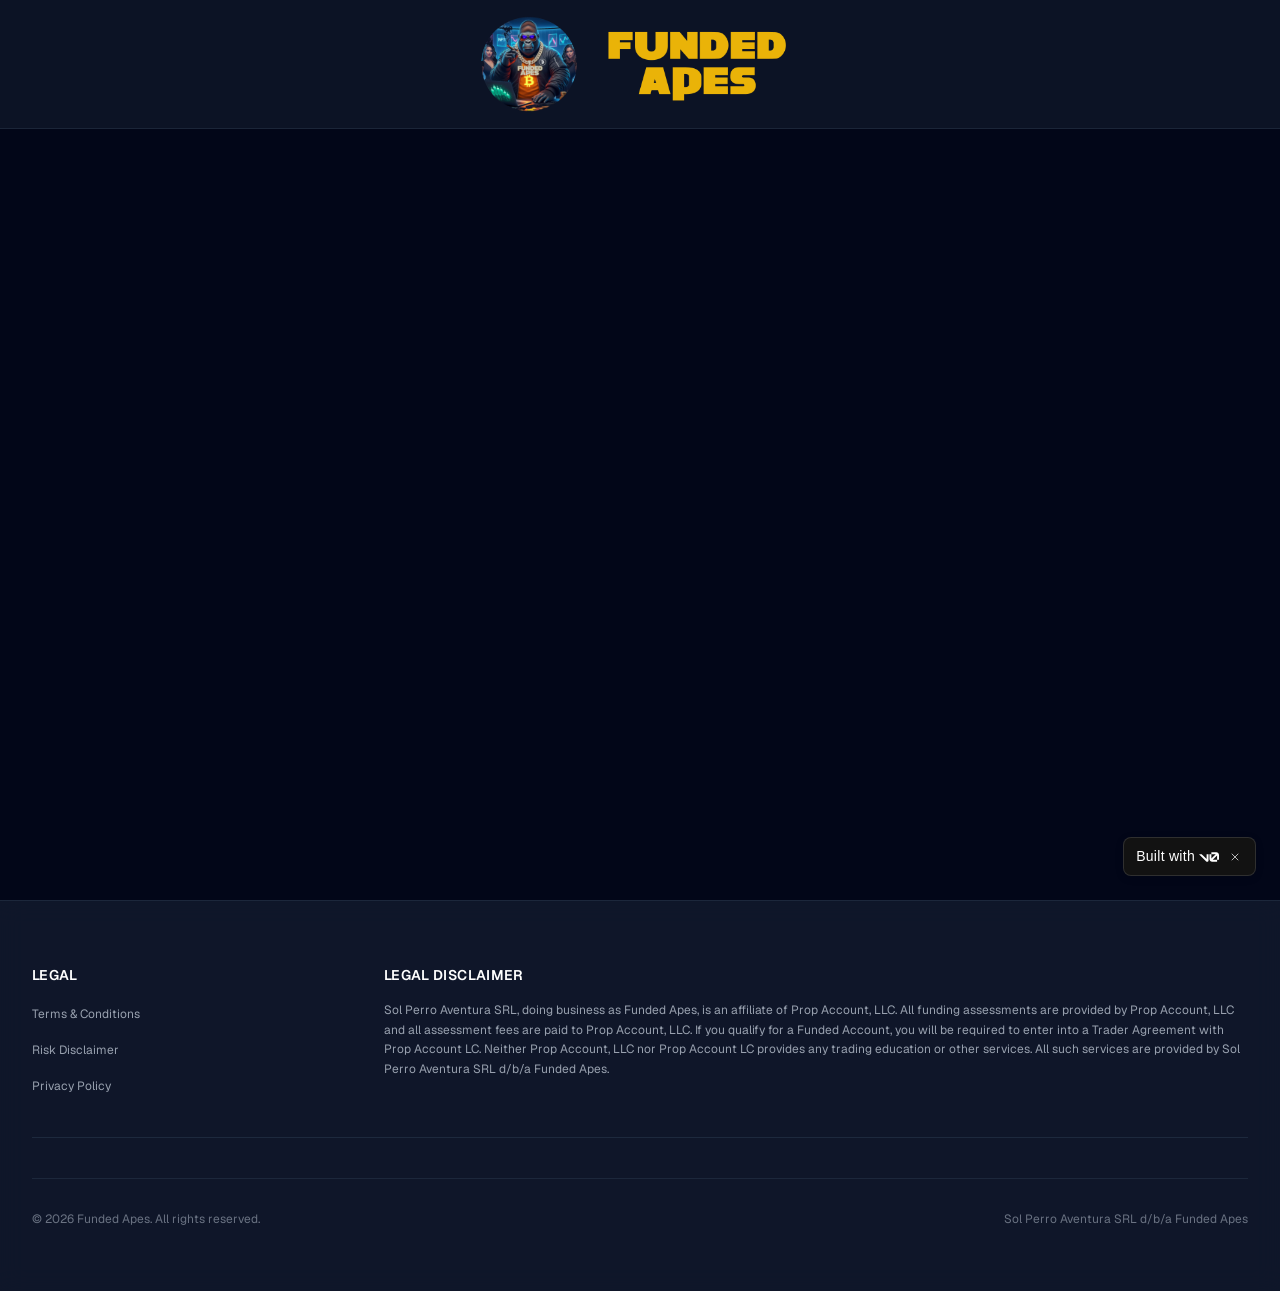
<file: terms.html>
<!DOCTYPE html><!--TO6XK987aG4Ts2LsWi_51--><html lang="en" class="scroll-smooth"><head><meta charSet="utf-8"/><meta name="viewport" content="width=device-width, initial-scale=1"/><link rel="preload" href="_next/static/media/27834908180db20f-s.p.woff2" as="font" crossorigin="" type="font/woff2"/><link rel="preload" href="_next/static/media/78fec81b34c4a365.p.woff2" as="font" crossorigin="" type="font/woff2"/><link rel="preload" as="image" href="images/ape-logo.png"/><link rel="preload" as="image" href="images/logo-text.png"/><link rel="stylesheet" href="_next/static/css/9dae90f238ec9279.css" data-precedence="next"/><link rel="stylesheet" href="_next/static/css/71ae89f6d2a55019.css" data-precedence="next"/><link rel="preload" as="script" fetchPriority="low" href="_next/static/chunks/webpack-b4d47ee12ed3c93b.js"/><meta name="next-size-adjust" content=""/><title>Funded Apes - Crypto-Native Prop Trading</title><meta name="description" content="The first crypto-native prop firm. Prove your skill. Get funded. Trade Bitcoin, ETH, and more with up to $200K in capital."/><meta name="generator" content="v0.app"/><link rel="icon" href="favicon.ico" sizes="any"/><link rel="icon" href="favicon.svg" type="image/svg+xml"/><link rel="icon" href="favicon-96x96.png" sizes="96x96" type="image/png"/><link rel="apple-touch-icon" href="apple-touch-icon.png" sizes="180x180" type="image/png"/></head><body class="font-sans __variable_245d8d __variable_97c177 antialiased"><div hidden=""><!--$--></div><!--$--><div class="flex flex-col min-h-screen bg-slate-950 text-white"><header class="fixed top-0 z-50 w-full border-b border-border/40 bg-background/80 backdrop-blur-md"><div class="container mx-auto flex h-24 items-center justify-center px-4 md:h-32"><div class="flex items-center gap-3 md:gap-4"><img alt="Funded Apes" width="180" height="180" decoding="async" data-nimg="1" class="h-16 w-16 rounded-full md:h-24 md:w-24" style="color:transparent" src="images/ape-logo.png"/><img alt="Funded Apes" width="200" height="80" decoding="async" data-nimg="1" class="h-10 w-auto md:h-24" style="color:transparent" src="images/logo-text.png"/></div></div></header><main class="flex-1 w-full pt-20"><style>
          iframe {
            border: none !important;
          }
          body {
            margin: 0 !important;
            padding: 0 !important;
          }
        </style><div class="w-full" style="height:calc(100vh - 80px)"><iframe src="https://dashboardanalytix.com/client-terms-and-policies/?v=0b3b97fa6688" class="w-full h-full border-0" title="Terms and Conditions" allowFullScreen="" style="display:block"></iframe></div></main></div><!--$--><footer class="bg-background/80 backdrop-blur-md text-gray-300 border-t border-border/40"><div class="max-w-7xl mx-auto px-4 sm:px-6 lg:px-8 py-12 md:py-16"><div class="flex flex-col lg:flex-row gap-8 lg:gap-12 mb-10 pb-10 border-b border-slate-800"><div class="lg:w-1/4"><h4 class="text-sm font-semibold text-white mb-4 uppercase tracking-wide">Legal</h4><ul class="space-y-3"><li><a href="terms.html" class="text-xs text-gray-400 hover:text-yellow-400 transition-colors duration-200">Terms &amp; Conditions</a></li><li><a href="risk-disclaimer.html" class="text-xs text-gray-400 hover:text-yellow-400 transition-colors duration-200">Risk Disclaimer</a></li><li><a href="privacy-policy.html" class="text-xs text-gray-400 hover:text-yellow-400 transition-colors duration-200">Privacy Policy</a></li></ul></div><div class="lg:flex-1"><h3 class="text-sm font-semibold text-white mb-4 uppercase tracking-wide">Legal Disclaimer</h3><p class="text-xs leading-relaxed text-gray-400">Sol Perro Aventura SRL, doing business as Funded Apes, is an affiliate of Prop Account, LLC. All funding assessments are provided by Prop Account, LLC and all assessment fees are paid to Prop Account, LLC. If you qualify for a Funded Account, you will be required to enter into a Trader Agreement with Prop Account LC. Neither Prop Account, LLC nor Prop Account LC provides any trading education or other services. All such services are provided by Sol Perro Aventura SRL d/b/a Funded Apes.</p></div></div><div class="pt-8 border-t border-border/40 flex flex-col sm:flex-row justify-between items-center gap-4"><p class="text-xs text-gray-500">© <!-- -->2026<!-- --> Funded Apes. All rights reserved.</p><p class="text-xs text-gray-500">Sol Perro Aventura SRL d/b/a Funded Apes</p></div></div></footer><div><div id="v0-built-with-button-db73d264-9c11-4e1c-9614-638cfab6e6be" style="
border: 1px solid hsl(0deg 0% 100% / 12%);
position: fixed;
bottom: 24px;
right: 24px;
z-index: 1000;
background: #121212;
color: white;
padding: 8px 12px;
border-radius: 8px;
font-weight: 400;
font-size: 14px;
box-shadow: 0 2px 8px rgba(0,0,0,0.12);
letter-spacing: 0.02em;
transition: all 0.2s;
display: flex;
align-items: center;
gap: 4px;
font-family: -apple-system, BlinkMacSystemFont, 'Segoe UI', Roboto, sans-serif;
">
<a
  href="https://v0.app/chat/api/open/built-with-v0/b_cmSs5sruOpO?ref=Q06G68"
  target="_blank"
  rel="noopener"
  style="
    color: inherit;
    text-decoration: none;
    display: flex;
    align-items: center;
    gap: 4px;
  "
>
  Built with
  <svg
    fill="currentColor"
    viewBox="0 0 147 70"
    xmlns="http://www.w3.org/2000/svg"
    style="width: 20px; height: 20px;"
  >
    <path d="M56 50.2031V14H70V60.1562C70 65.5928 65.5928 70 60.1562 70C57.5605 70 54.9982 68.9992 53.1562 67.1573L0 14H19.7969L56 50.2031Z" />
    <path d="M147 56H133V23.9531L100.953 56H133V70H96.6875C85.8144 70 77 61.1856 77 50.3125V14H91V46.1562L123.156 14H91V0H127.312C138.186 0 147 8.81439 147 19.6875V56Z" />
  </svg>
</a>

<button
  onclick="document.getElementById('v0-built-with-button-db73d264-9c11-4e1c-9614-638cfab6e6be').style.display='none'"
  onmouseenter="this.style.opacity='1'"
  onmouseleave="this.style.opacity='0.7'"
  style="
    background: none;
    border: none;
    color: white;
    cursor: pointer;
    padding: 2px;
    margin-left: 4px;
    border-radius: 2px;
    display: flex;
    align-items: center;
    opacity: 0.7;
    transition: opacity 0.2s;
    transform: translateZ(0);
  "
  aria-label="Close"
>
  <svg width="12" height="12" viewBox="0 0 24 24" fill="none" stroke="currentColor" stroke-width="2" stroke-linecap="round" stroke-linejoin="round">
    <path d="M18 6L6 18M6 6l12 12"/>
  </svg>
</button>

<span style="
  position: absolute;
  width: 1px;
  height: 1px;
  padding: 0;
  margin: -1px;
  overflow: hidden;
  clip: rect(0, 0, 0, 0);
  white-space: nowrap;
">
  v0
</span>
</div></div><script defer src="https://static.cloudflareinsights.com/beacon.min.js/v4513226cdae34746b4dedf0b4dfa099e1781791509496" integrity="sha512-ZE9pZaUXND66v380QUtch/5sE9tPFh2zg45pR2PB0CVkCtOREv2AJKkSidISWkysEuQ0EH8faUU5du78bx87UQ==" data-cf-beacon='{"version":"2024.11.0","token":"5a7ceb7a774b41f199e2a9f5cd1af84b","r":1,"server_timing":{"name":{"cfCacheStatus":true,"cfEdge":true,"cfExtPri":true,"cfL4":true,"cfOrigin":true,"cfSpeedBrain":true},"location_startswith":null}}' crossorigin="anonymous"></script>
</body></html>
</file>
<file: _next/static/css/9dae90f238ec9279.css>
@font-face{font-family:GeistSans;src:url(../media/27834908180db20f-s.p.woff2) format("woff2");font-display:swap;font-weight:100 900}@font-face{font-family:GeistSans Fallback;src:local("Arial");ascent-override:94.56%;descent-override:27.76%;line-gap-override:0.00%;size-adjust:106.28%}.__className_245d8d{font-family:GeistSans,GeistSans Fallback}.__variable_245d8d{--font-geist-sans:"GeistSans","GeistSans Fallback"}@font-face{font-family:GeistMono;src:url(../media/78fec81b34c4a365.p.woff2) format("woff2");font-display:swap;font-weight:100 900}.__className_97c177{font-family:GeistMono,ui-monospace,SFMono-Regular,Roboto Mono,Menlo,Monaco,Liberation Mono,DejaVu Sans Mono,Courier New,monospace}.__variable_97c177{--font-geist-mono:"GeistMono",ui-monospace,SFMono-Regular,Roboto Mono,Menlo,Monaco,Liberation Mono,DejaVu Sans Mono,Courier New,monospace}
</file>
